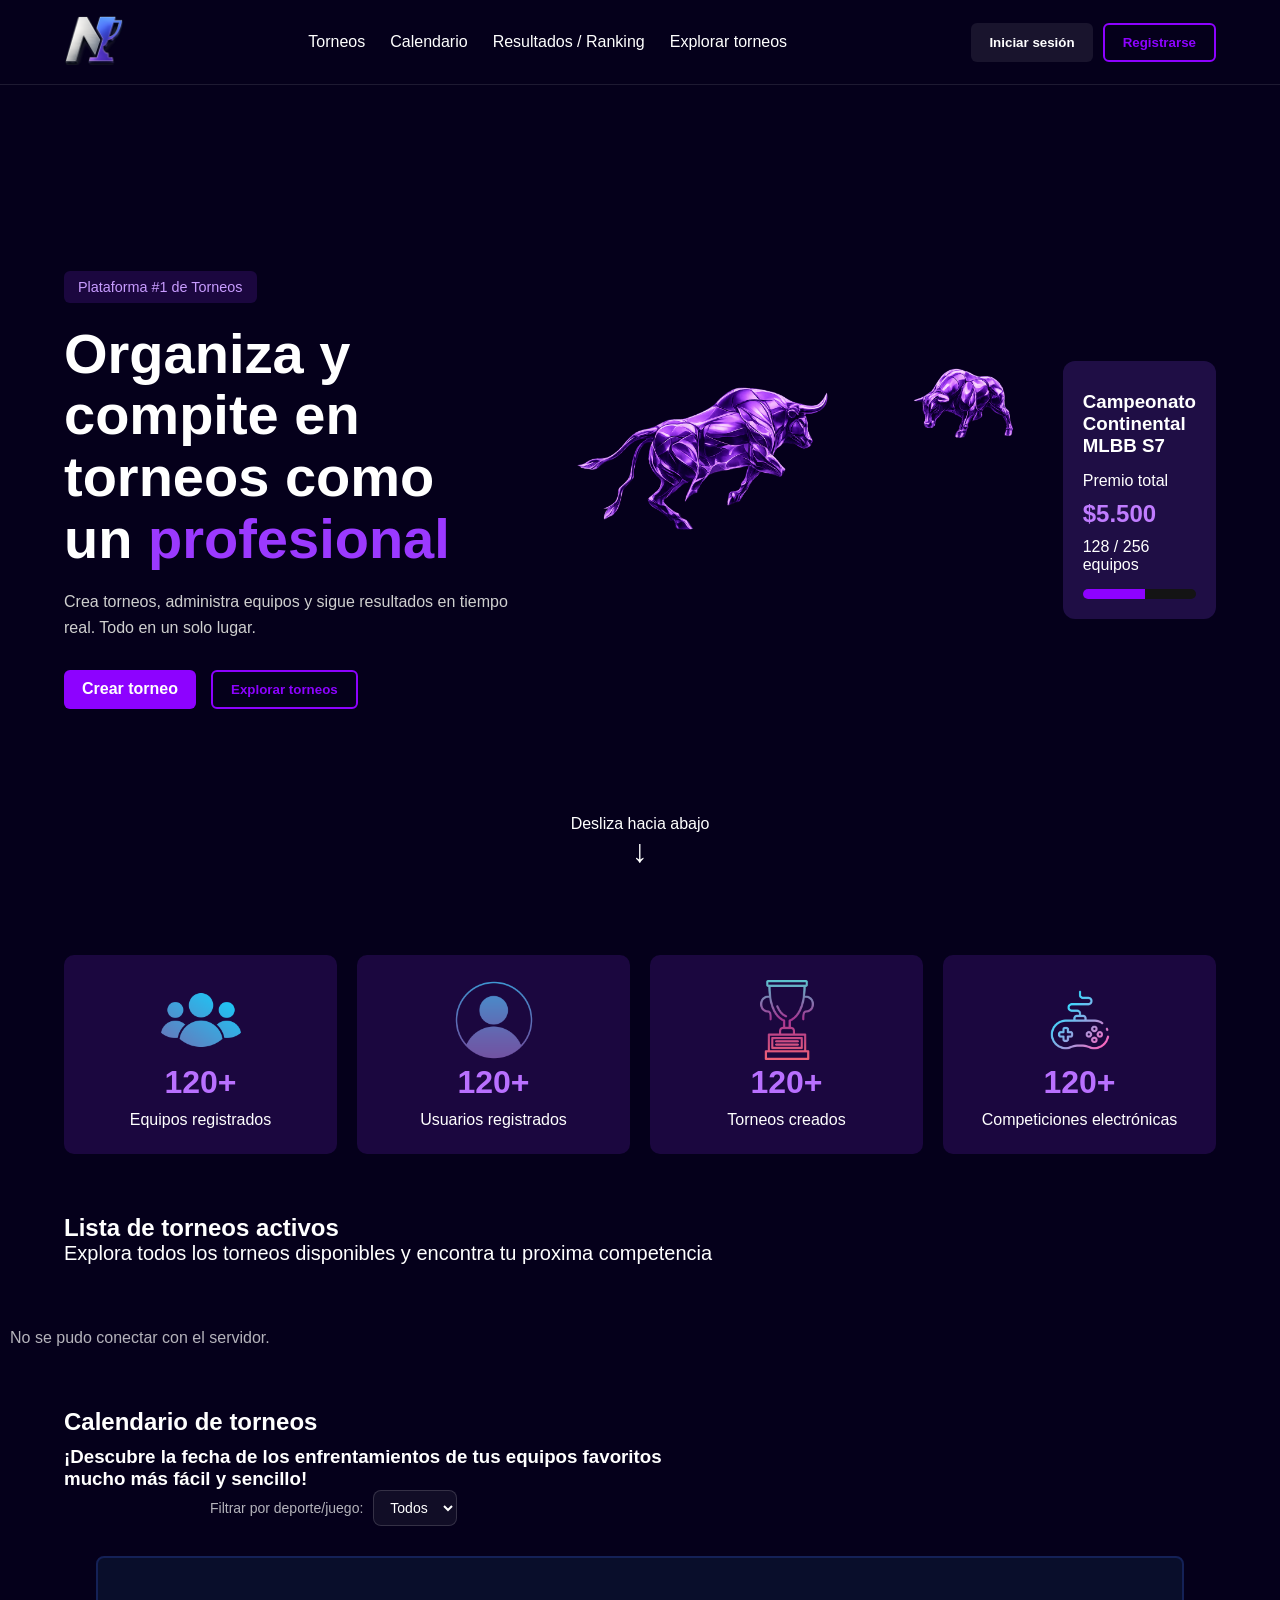
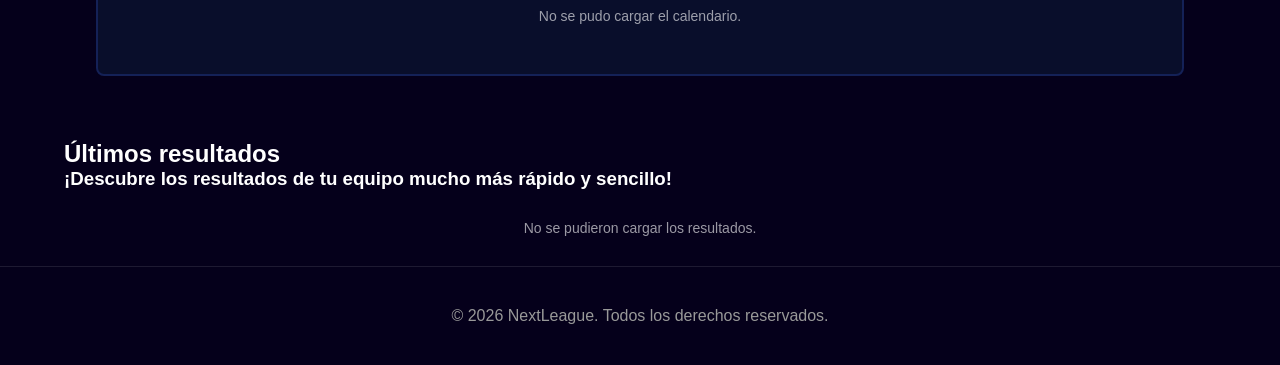
<file: NextLeague/home/index.html>
<!DOCTYPE html>
<html lang="es"><head>
    <meta charset="UTF-8">
    <meta name="viewport" content="width=device-width, initial-scale=1.0">
    <title>NextLeague</title>
    <link rel="stylesheet" href="style.css">
</head>
<body>
 
            
    <!-- BARRA DE NAVEGACIÓN -->
    <nav class="navbar">

        <div class="container navbar-content">

            <!-- Logotipo -->
           <div class="logo-container">
                <img src="../logo/logoproyeco.png" alt="Logo NextLeague">
            </div>
            <button class="btn-openmenu" id="btnopenmenu"> <img src="../iconos/menu.png" alt="menu" class="openmenu"></button>
            <!-- Enlaces de navegación -->
            <div class="nav-links" id="nav">
                <button class="btn-closemenu" id="close"><img src="../iconos/closemenu.png" alt="menu" class="closemenu"></button>
                <a href="#tournament">Torneos</a>
                <a href="#calender">Calendario</a>
                <a href="#ranking">Resultados / Ranking</a>
                <a href="../torneos/explorar.html">Explorar torneos</a>
            </div>
            <!-- Botones de autenticación -->
             <div id="authArea" class="auth-buttons"></div>
        </div>

    </nav>

    <!-- CONTENIDO PRINCIPAL -->
    <main>

        <!-- SECCIÓN PRINCIPAL (HERO) -->
        <section class="hero-section">

            <div class="container hero-content">

                <!-- Texto e introducción -->
                <div class="hero-text">

                    <span class="hero-badge">
                        Plataforma #1 de Torneos
                    </span>

                    <h1>
                        Organiza y compite en torneos como un
                        <span class="highlight-text">profesional</span>
                    </h1>

                    <p>
                        Crea torneos, administra equipos y sigue resultados
                        en tiempo real. Todo en un solo lugar.
                    </p>

                    <div class="hero-buttons">
                        <a href="../createtournament/createtournament.html" id="createTournamentButton" class="btn btn-primary">Crear torneo</a>
                        <button id="exploreTournamentsButton" class="btn btn-outline">Explorar torneos</button>
                    </div>

                </div>

                <!-- Imagen principal decorativa -->
                <div class="hero-image-container">
                    <img src="../iconos/toros.png" alt="Toros decorativos" class="hero-image">
                </div>

                <!-- Tarjeta de torneo activo -->
                <div id="activeTournamentCard" class="tournament-card">

                    <h3 id="activeTournamentName">
                        Campeonato Continental MLBB S7
                    </h3>

                    <p>Premio total</p>

                    <h2 id="prizePool">$5.500</h2>

                    <p id="registeredTeams">128 / 256 equipos</p>

                    <div class="progress-bar" role="progressbar" aria-valuenow="55" aria-valuemin="0" aria-valuemax="100">
                        <div class="progress-fill" style="width: 55%;"></div>
                    </div>

                </div>

            </div>

            <!-- Indicador de desplazamiento -->
            <a href="#statistics" class="scroll-indicator">
                <span>Desliza hacia abajo</span>
                <div class="scroll-arrow">↓</div>
            </a>

        </section>

        <!-- SECCIÓN DE ESTADÍSTICAS -->
        <section id="statistics" class="stats-section">

            <div class="container stats-grid">

                <div class="stat-card">
                     <img src="../iconos/group.png" alt="group" class="icon"/>
                    <h3 id="teamsCount">120+</h3>
                    <p>Equipos registrados</p>
                </div>

                <div class="stat-card">
                     <img src="../iconos/profile.png" alt="profile" class="icon"/>
                    <h3 id="usersCount">120+</h3>
                    <p>Usuarios registrados</p>
                </div>

                <div class="stat-card">
                     <img src="../iconos/trophy.png" alt="trofeo" class="icon"/>
                    <h3 id="tournamentsCount">120+</h3>
                    <p>Torneos creados</p>
                </div>

                <div class="stat-card">
                    <img src="../iconos/videogame.png" alt="videogame" class="icon"/>
                    <h3 id="competitionsCount">120+</h3>
                    <p>Competiciones electrónicas</p>
                </div>

            </div>

        </section>
          <!-- SECCIÓN DE LISTA DE TORNEOS ACTIVOS-->

        <section id="tournament" class="list-tournament-section">
                <!-- Texto e introducción -->
                    <h1 style="margin-left: 4rem;">
                        Lista de torneos activos
                    </h1>
                    <p style="font-size: 20px; margin-bottom: 5%; margin-left: 4rem;">
                        Explora todos los  torneos disponibles  y encontra tu proxima competencia
                    </p>

                <div class="container-listactive-tournament-content" id="listaTorneos">
                    <p style="opacity:.7;">Cargando torneos...</p>
                </div>
        </section>
        <!-- SECCION CALENDARIO-->

     <section id="calender" class="calendary-secction">
        <div class="container-title">
            <h1 style="font-width: bold; margin-top: 5%; margin-bottom: 10px;" > Calendario de torneos</h1>
            <h3>¡Descubre la fecha de los enfrentamientos de tus equipos favoritos</h3>
            <h3>mucho más fácil y sencillo!</h3>
        </div>

        <div class="filtro-deporte-wrapper">
            <label for="filtroDeporteHome">Filtrar por deporte/juego:</label>
            <select id="filtroDeporteHome">
                <option value="">Todos</option>
            </select>
        </div>

         <div class="container--calendary" id="calendarioProximos">
            <p class="estado-vacio">Cargando calendario...</p>
        </div>

        </section>


        <!-- SECCIÓN DE TABLA DE RESULTADOS-->
        <section id="ranking" class="results-section">
            <div class="container results-content">
                <div>
                    <h1>Últimos resultados</h1>
                <h3>¡Descubre los resultados de tu equipo mucho más rápido y sencillo!</h3>
                </div>

                <div id="resultadosRecientes" class="lista-resultados-home">
                    <p class="estado-vacio">Cargando resultados...</p>
                </div>
            </div>
        </section>
   </main>

    <!-- PIE DE PÁGINA -->
    <footer class="footer">
        <div class="container">
            <p>© 2026 NextLeague. Todos los derechos reservados.</p>
        </div>
    </footer>

    <script src="js/main.js"></script>
    <script src="../shared/auth-ui.js"></script>
    <script src="torneos-home.js"></script>



</body></html>
</file>
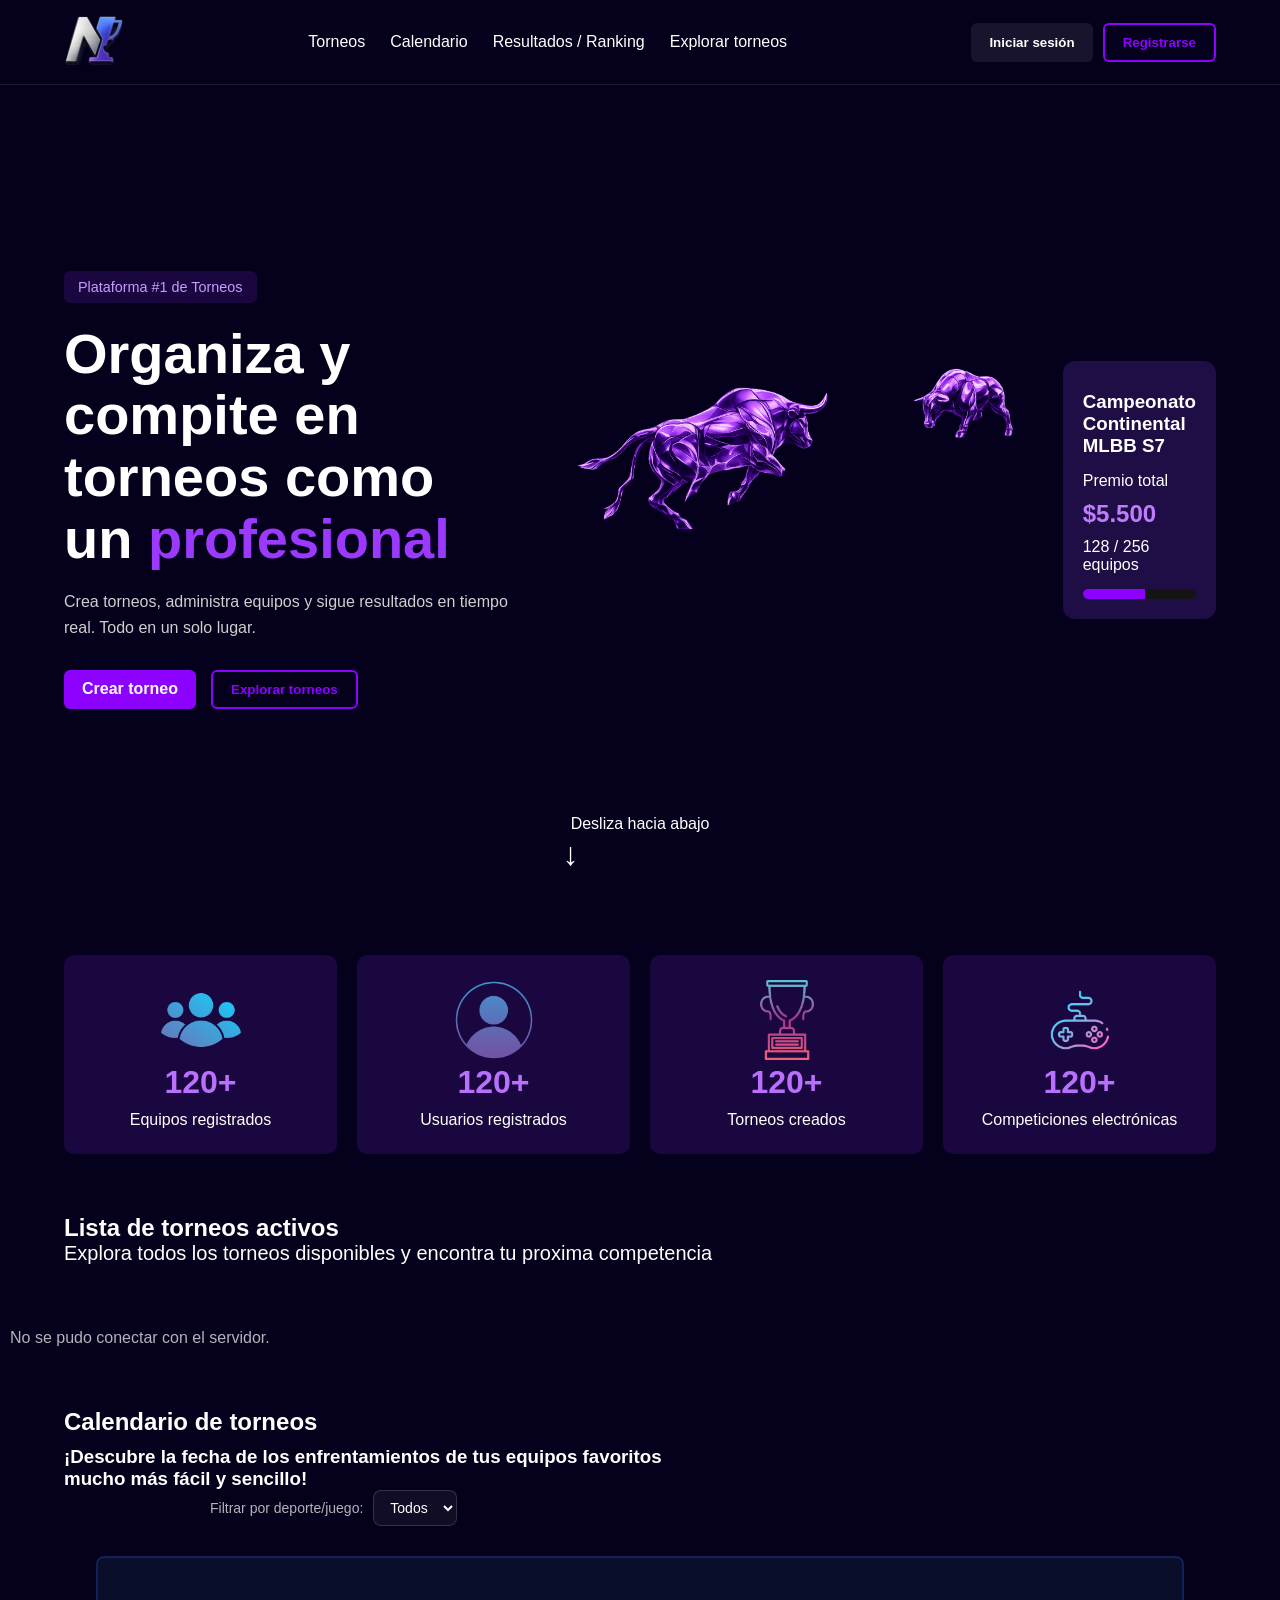
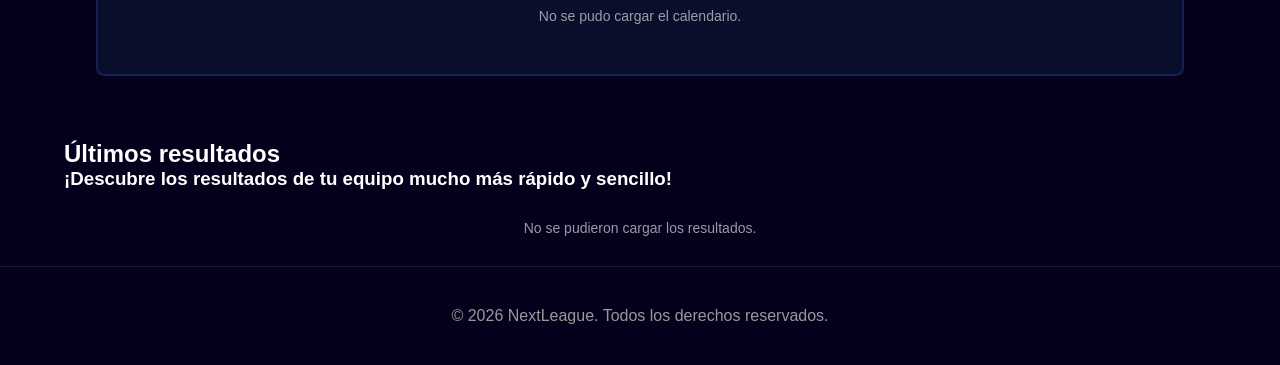
<file: NextLeague/admin/admin.html>
<!DOCTYPE html>
<html lang="es">
<head>
    <meta charset="UTF-8">
    <meta name="viewport" content="width=device-width, initial-scale=1.0">
    <title>Panel de administración - NextLeague</title>
    <link rel="stylesheet" href="admin.css">
</head>
<body>

    <nav class="navbar">
        <div class="navbar-content">
            <a href="../home/index.html" class="logo-link">
                <img src="../logo/logoproyeco.png" alt="Logo NextLeague" class="logo">
            </a>
            <div id="authArea" class="auth-buttons"></div>
        </div>
    </nav>

    <main class="main-content">
        <h1>Panel de administración</h1>

        <div id="alertMessage" class="alert hidden"></div>

        <div class="tabs">
            <button class="tab activo" data-tab="usuarios">Usuarios</button>
            <button class="tab" data-tab="torneos">Torneos</button>
            <button class="tab" data-tab="auditoria">Registro de actividad</button>
        </div>

        <section id="panelUsuarios" class="panel-tab">
            <div id="listaUsuarios"><p class="estado-vacio">Cargando...</p></div>
        </section>

        <section id="panelTorneos" class="panel-tab hidden">
            <div id="listaTorneosAdmin"><p class="estado-vacio">Cargando...</p></div>
        </section>

        <section id="panelAuditoria" class="panel-tab hidden">
            <div id="listaAuditoria"><p class="estado-vacio">Cargando...</p></div>
        </section>
    </main>

    <script src="../shared/auth-ui.js"></script>
    <script src="admin.js"></script>
</body>
</html>
</file>
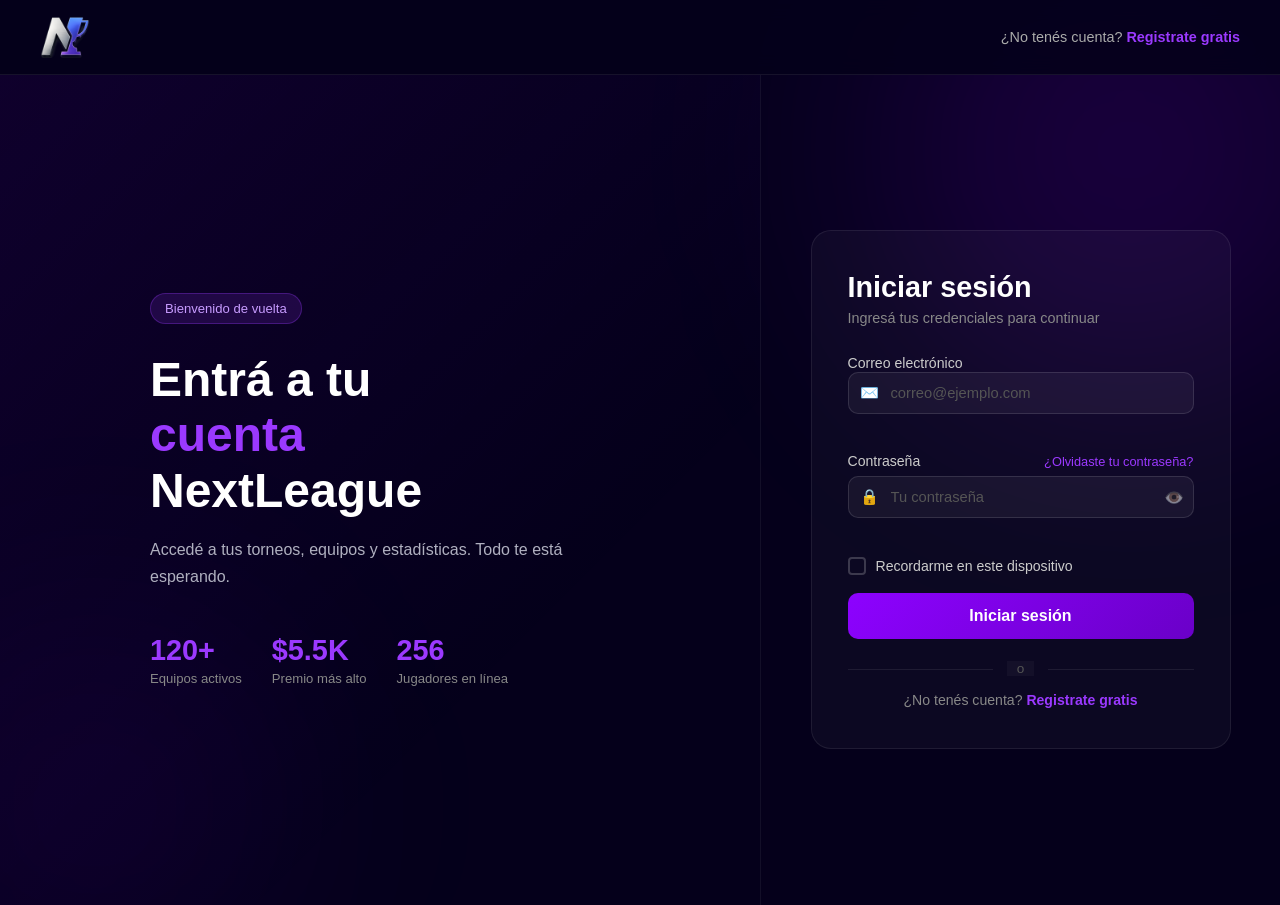
<file: NextLeague/createtournament/createtournament.html>
<!DOCTYPE html>
<html lang="en">
       
<head>
    <meta charset="UTF-8">
    <meta name="viewport" content="width=device-width, initial-scale=1.0">
    <title>Crear torneo</title>
     <link rel="stylesheet" href="createtournament.css">
</head>
 

<body>
    <nav class="navbar">

        <div class="container navbar-content">

            <!-- Logotipo -->
           <div class="logo-container">
                <img src="../logo/logoproyeco.png" alt="NextLeague tournament management platform logo">
            </div>
            <div id="authArea" class="auth-buttons"></div>
    </nav>

    <main>
      <!-- no sé que poner-->    
        <section  id= "createtournament" class="description">
            <div>
                    <h1 >
                       Crear nuevo torneo
                    </h1>
                    <p style="font-size: 25px;">Completa la información para crear torneo</p>
                </div>
        </section>

        <section id="forms" class ="forms">
            
                <div id="alertMessage" class="alert hidden"></div>
                <form id="tournamentForm" class="tournament-form">
                <!------ COLUMNA IZQUIERDA DEL FORM-->
                    <div class="form-left">
                    <label for="tournamentName">Nombre del torneo:</label>
                    <input type="text" id="tournamentName" name="tournamentName" required>

                    <label for="id_juego">Juego / disciplina:</label>
                    <select id="id_juego" name="id_juego" required>
                        <option value="">Cargando juegos...</option>
                    </select>

                    <label for="tournamentType">Tipo de torneo:</label>
                    <select id="tournamentType" name="tournamentType" required>
                        <option value="">Seleccioná un formato</option>
                        <option value="liga">Liga (todos contra todos)</option>
                        <option value="eliminacion_directa">Eliminación directa</option>
                        <option value="sistema_suizo">Sistema suizo</option>
                    </select>

                    <label for="teams">Numero de equipos:</label>
                    <input type="number" id="teams" name="teams" min="2" required>
                    </div>
                    <!------ COLUMNA CENTRAL DEL FORM-->
                    <div class="form-center">

                    <!-- Subir logo: se corrigió el id, ahora coincide con su label -->
                    <!-- accept="image/*" para que solo se puedan elegir imágenes -->
                    <label for="subir-imagen">
                        <span>Subir logo</span>
                        <img src="../iconos/camera.png" alt="logo upload" class="upload-icon">
                    </label>
                    <input type="file" id="subir-imagen" name="subir-imagen" accept="image/*" hidden required>
                    <!-- Aquí el script.js mete la vista previa y el botón de eliminar -->
                    <div class="upload-preview" id="preview-subir-imagen"></div>

                    <!-- Subir reglas: solo acepta PDF -->
                    <label for="subir-reglas">
                        <span>Subir reglas</span>
                        <img src="../iconos/folder.png" alt="image upload" class="upload-icon">
                    </label>
                    <input type="file" id="subir-reglas" name="subir-reglas" accept="application/pdf" hidden required>
                    <div class="upload-preview" id="preview-subir-reglas"></div>

                    </div>
                    <!------ COLUMNA DERECHA DEL FORM-->
                    <div class="form-right">
                    <label for="award">Premio total:</label>
                    <div class="premio-con-moneda">
                        <input type="number" id="award" name="award" min="0" step="0.01" required>
                        <select id="moneda" name="moneda">
                            <option value="UYU">UYU ($)</option>
                            <option value="USD">USD (US$)</option>
                        </select>
                    </div>

                    <label for="startDate">Fecha de inicio:</label>
                    <input type="date" id="startDate" name="startDate" required>

                    <label for="endDate">Fecha de finalización:</label>
                    <input type="date" id="endDate" name="endDate" required>

                    <label for="description">Descripción:</label>
                    <textarea id="description" name="description" rows="4" required></textarea>
                    </div>
                    <!----Boton de enviar-->
                    <button type="submit" id="submitBtn">
                        <span id="btnText">Crear torneo</span>
                        <span id="btnLoader" class="btn-loader hidden"></span>
                    </button>
                </form>
            

        </section>
    
    </main>

    <script src="script.js"></script>
    <script src="../shared/auth-ui.js"></script>
    <script src="crear-torneo.js"></script>
</body>
</html>
</file>
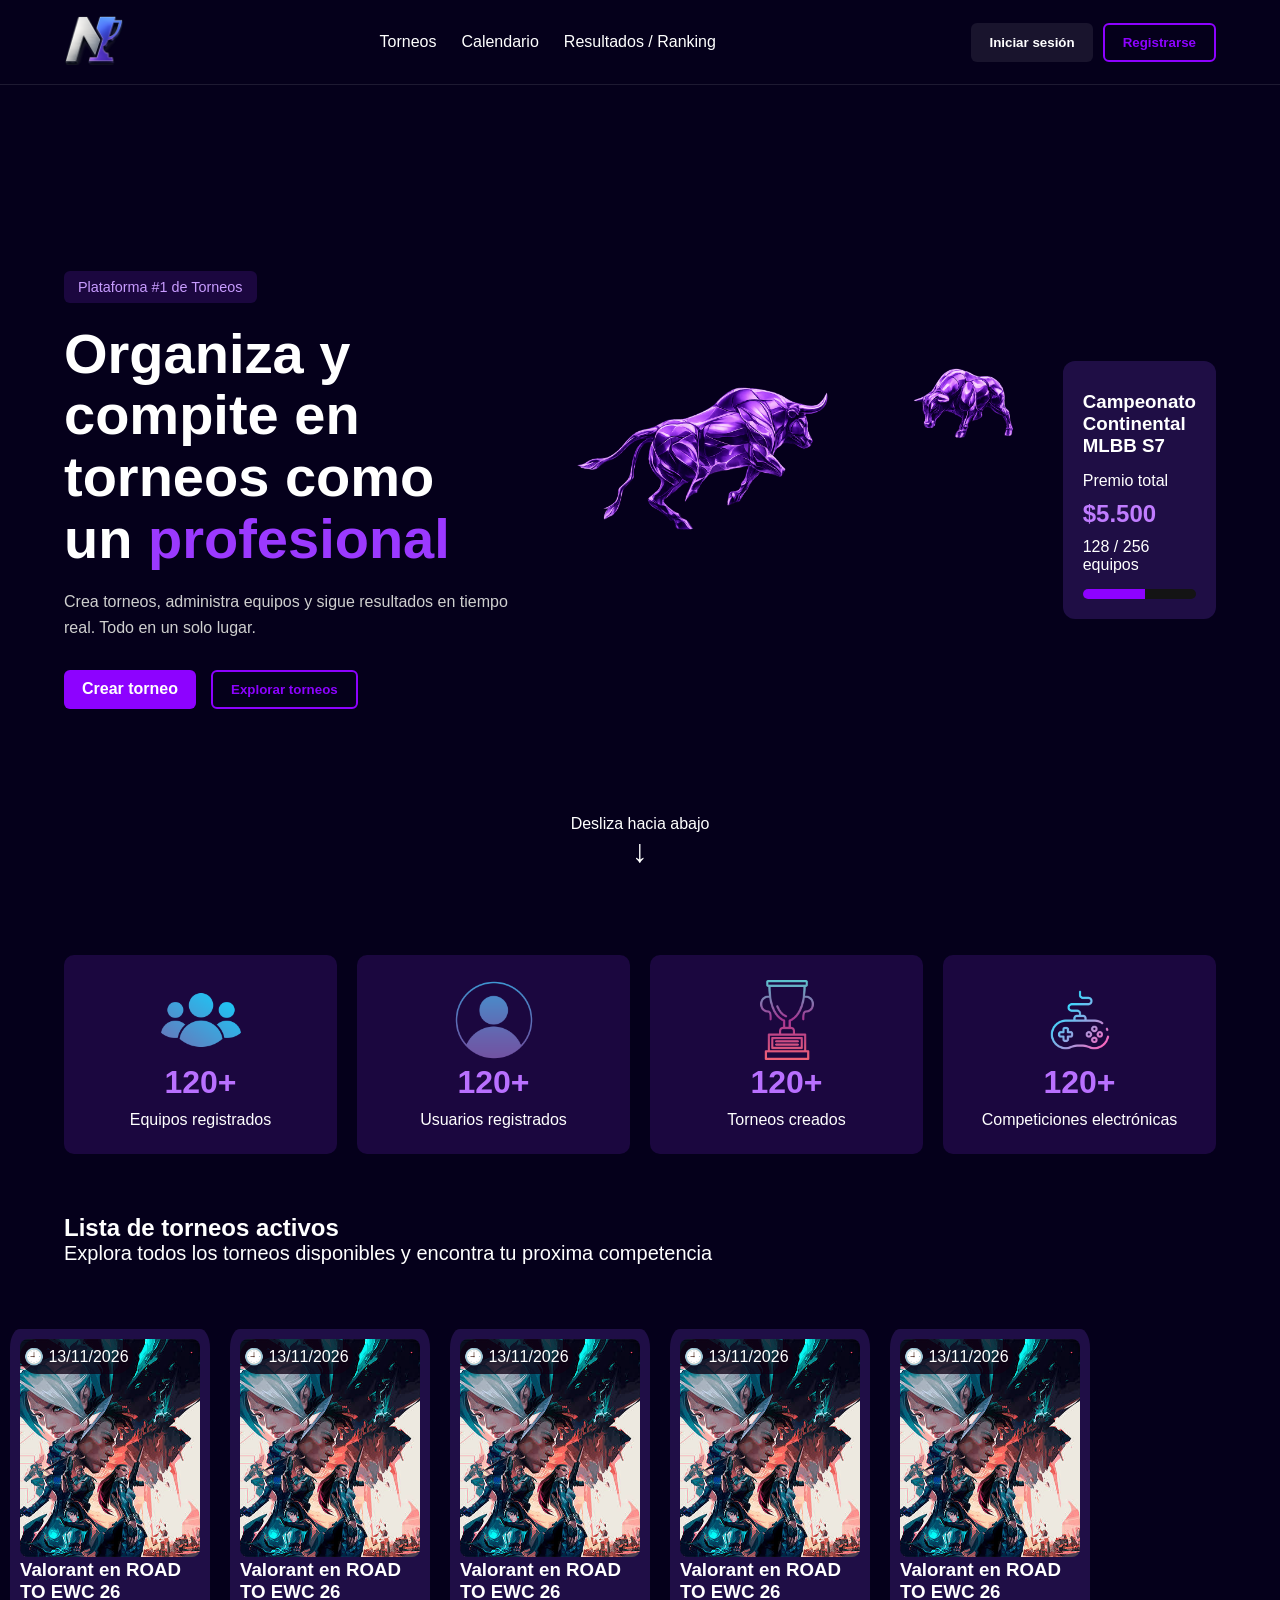
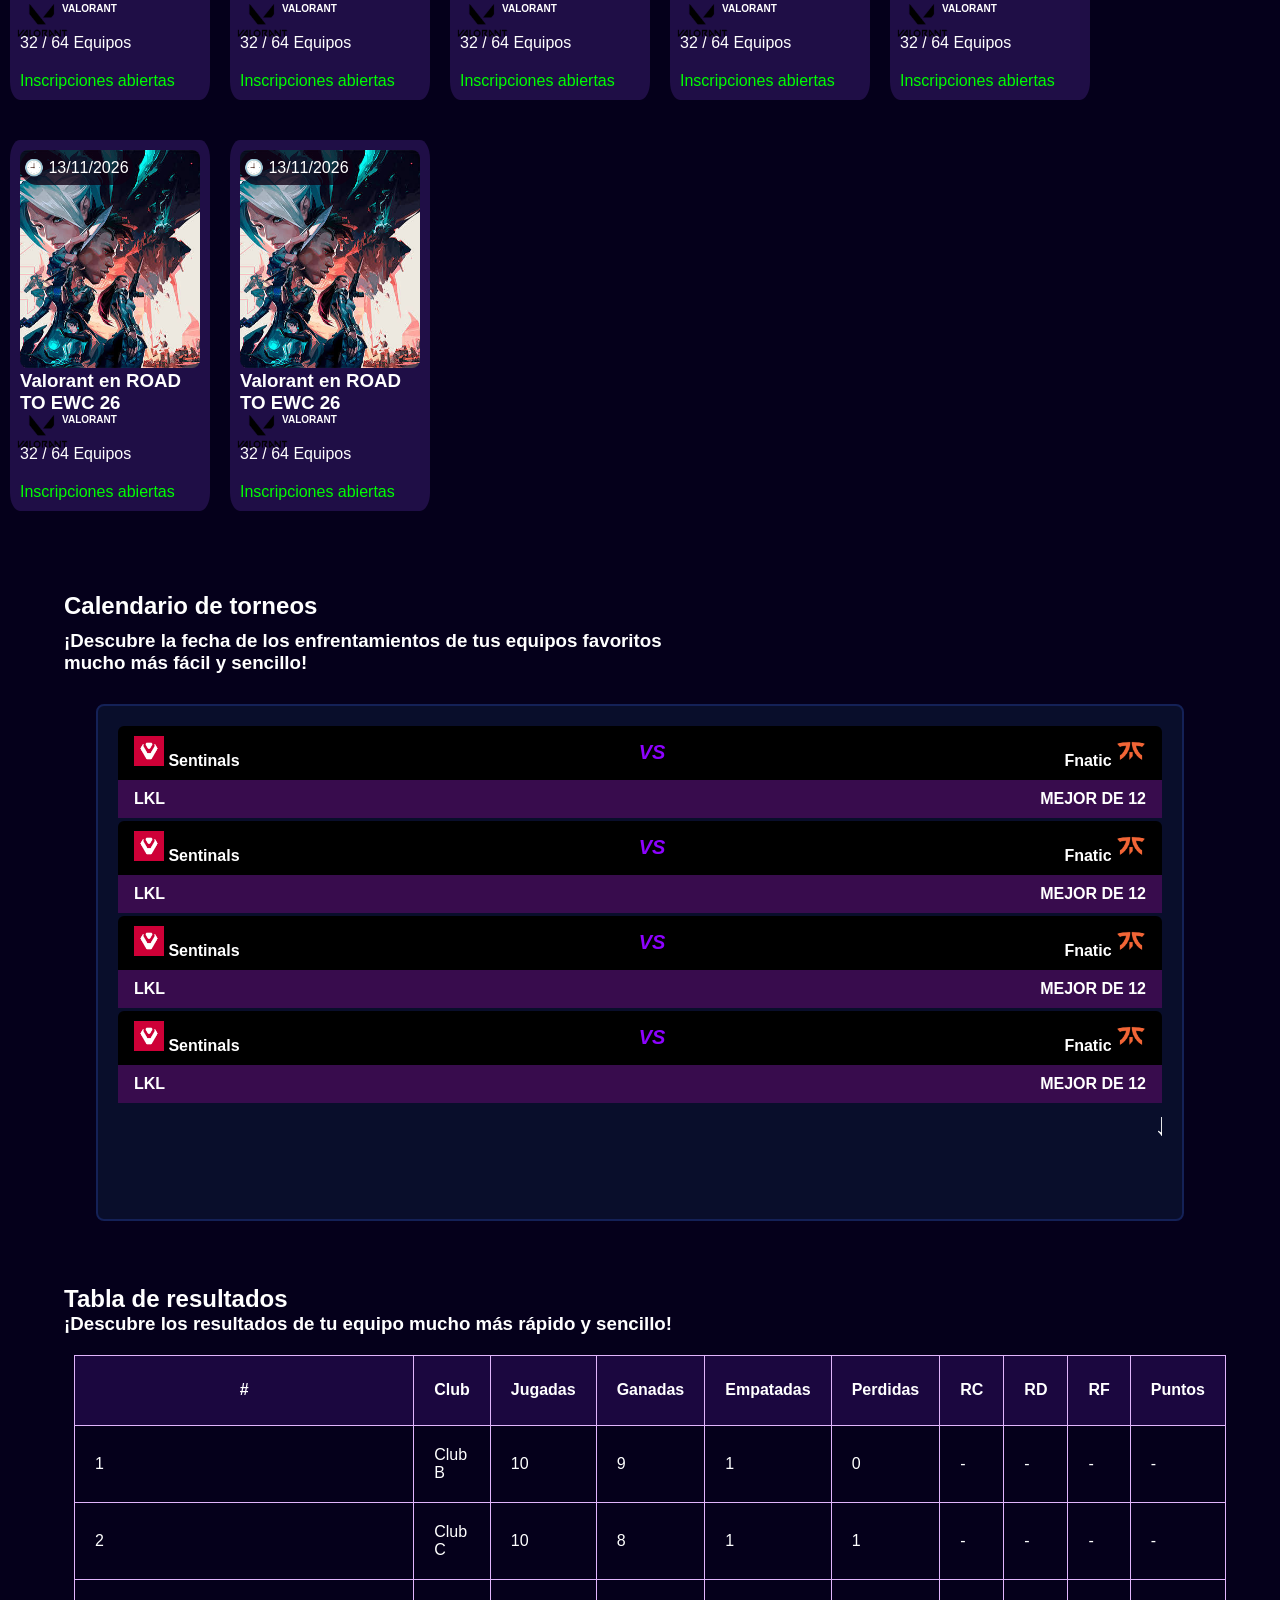
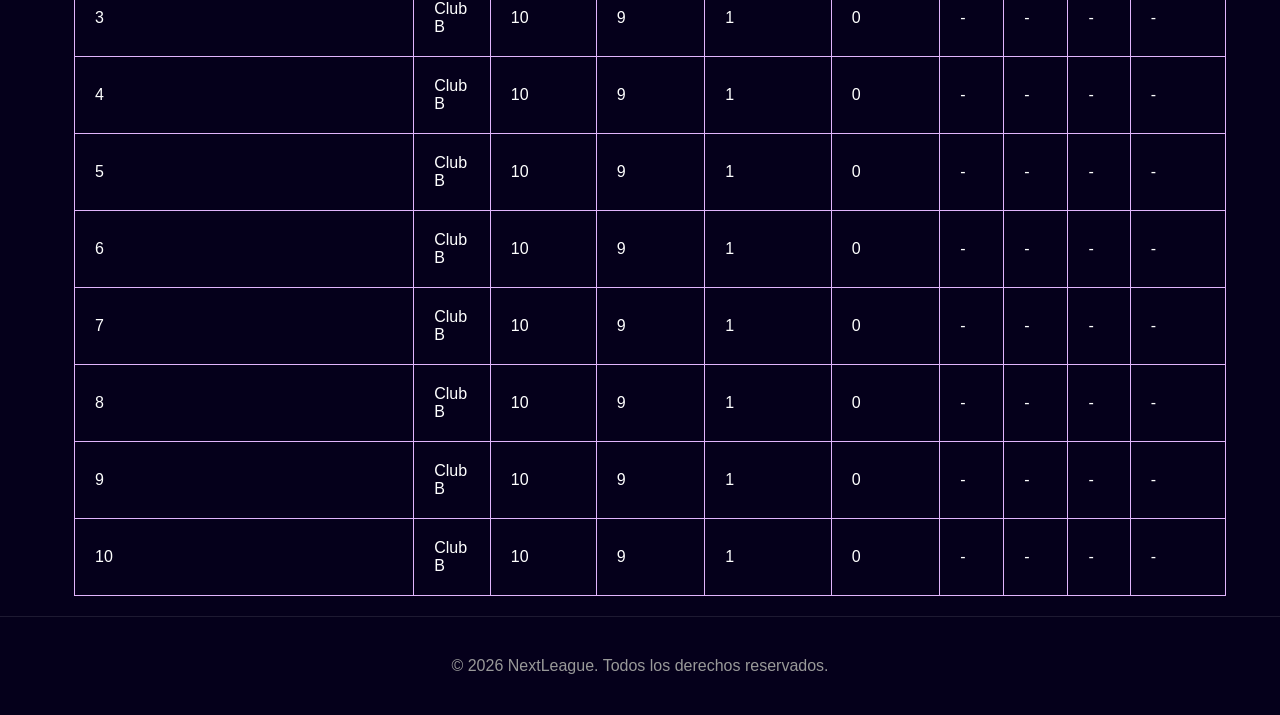
<file: NextLeague/home/index (2).html>
<!DOCTYPE html>
<html lang="es"><head>
    <meta charset="UTF-8">
    <meta name="viewport" content="width=device-width, initial-scale=1.0">
    <title>NextLeague</title>
    <link rel="stylesheet" href="style.css">
</head>

<body>
 
            
    <!-- BARRA DE NAVEGACIÓN -->
    <nav class="navbar">

        <div class="container navbar-content">

            <!-- Logotipo -->
           <div class="logo-container">
                <img src="../logo/logoproyeco.png" alt="Logo NextLeague">
            </div>
            <button class="btn-openmenu" id="btnopenmenu"> <img src="../iconos/menu.png" alt="menu" class="openmenu"></button>
            <!-- Enlaces de navegación -->
            <div class="nav-links" id="nav">
                <button class="btn-closemenu" id="close"><img src="../iconos/closemenu.png" alt="menu" class="closemenu"></button>
                <a href="#tournament">Torneos</a>
                <a href="#calender">Calendario</a>
                <a href="#ranking">Resultados / Ranking</a>
                
            </div>

            <!-- Botones de autenticación -->
            
             <div class="auth-buttons">
                <button id="loginButton" class="btn btn-secondary" onclick="window.location.href='login.html'">Iniciar sesión</button>
                <button id="registerButton" class="btn btn-outline" onclick="window.location.href='../register/register.html'">Registrarse</button>
            </div>
        </div>

    </nav>

    <!-- CONTENIDO PRINCIPAL -->
    <main>

        <!-- SECCIÓN PRINCIPAL (HERO) -->
        <section class="hero-section">

            <div class="container hero-content">

                <!-- Texto e introducción -->
                <div class="hero-text">

                    <span class="hero-badge">
                        Plataforma #1 de Torneos
                    </span>

                    <h1>
                        Organiza y compite en torneos como un
                        <span class="highlight-text">profesional</span>
                    </h1>

                    <p>
                        Crea torneos, administra equipos y sigue resultados
                        en tiempo real. Todo en un solo lugar.
                    </p>

                    <div class="hero-buttons">
                        <a href="../createtournament/createtournament.html" id="createTournamentButton" class="btn btn-primary">Crear torneo</a>
                        <button id="exploreTournamentsButton" class="btn btn-outline">Explorar torneos</button>
                    </div>

                </div>

                <!-- Imagen principal decorativa -->
                <div class="hero-image-container">
                    <img src="../iconos/toros.png" alt="Toros decorativos" class="hero-image">
                </div>

                <!-- Tarjeta de torneo activo -->
                <div id="activeTournamentCard" class="tournament-card">

                    <h3 id="activeTournamentName">
                        Campeonato Continental MLBB S7
                    </h3>

                    <p>Premio total</p>

                    <h2 id="prizePool">$5.500</h2>

                    <p id="registeredTeams">128 / 256 equipos</p>

                    <div class="progress-bar" role="progressbar" aria-valuenow="55" aria-valuemin="0" aria-valuemax="100">
                        <div class="progress-fill" style="width: 55%;"></div>
                    </div>

                </div>

            </div>

            <!-- Indicador de desplazamiento -->
            <a href="#statistics" class="scroll-indicator">
                <span>Desliza hacia abajo</span>
                <div class="scroll-arrow">↓</div>
            </a>

        </section>

        <!-- SECCIÓN DE ESTADÍSTICAS -->
        <section id="statistics" class="stats-section">

            <div class="container stats-grid">

                <div class="stat-card">
                     <img src="../iconos/group.png" alt="group" class="icon"/>
                    <h3 id="teamsCount">120+</h3>
                    <p>Equipos registrados</p>
                </div>

                <div class="stat-card">
                     <img src="../iconos/profile.png" alt="profile" class="icon"/>
                    <h3 id="usersCount">120+</h3>
                    <p>Usuarios registrados</p>
                </div>

                <div class="stat-card">
                     <img src="../iconos/trophy.png" alt="trofeo" class="icon"/>
                    <h3 id="tournamentsCount">120+</h3>
                    <p>Torneos creados</p>
                </div>

                <div class="stat-card">
                    <img src="../iconos/videogame.png" alt="videogame" class="icon"/>
                    <h3 id="competitionsCount">120+</h3>
                    <p>Competiciones electrónicas</p>
                </div>

            </div>

        </section>
          <!-- SECCIÓN DE LISTA DE TORNEOS ACTIVOS-->

        <section id="tournament" class="list-tournament-section">
                <!-- Texto e introducción -->
                    <h1 style="margin-left: 4rem;">
                        Lista de torneos activos
                    </h1>
                    <p style="font-size: 20px; margin-bottom: 5%; margin-left: 4rem;">
                        Explora todos los  torneos disponibles  y encontra tu proxima competencia
                    </p>

                <div class="container-listactive-tournament-content">
                    <div id="" class="cardtournment">
                        <div class="cardtournment-dateecard"> 🕘 13/11/2026</div>

                        <div class="cardtournment-image-container">

                            <img src="../iconos/images.jpg" alt="images" class="cardtournment-image">
                        </div>
                       
                        <div class="cardtournment-text">
                            <h3 id="statetournment">
                              Valorant en ROAD TO EWC 26
                            </h3>
                          
                               
                            <p class="typeofgame">  <img src="../iconos/valorantlogo.png" alt="valorant" class="logovalorant">VALORANT</p>
                            </div>
                            
                            <p id="totalTeams" e=""> 32 / 64 Equipos</p>

                         <div id="inscriptionStatus" class="tournament-status open">
                           <a href="#" class="btn-link">Inscripciones abiertas</a> 
                        </div>
 
                        
                    </div>

                    <div id="" class="cardtournment">
                        <div class="cardtournment-dateecard"> 🕘 13/11/2026</div>

                        <div class="cardtournment-image-container">

                            <img src="../iconos/images.jpg" alt="images" class="cardtournment-image">
                        </div>
                       
                        <div class="cardtournment-text">
                            <h3 id="statetournment">
                              Valorant en ROAD TO EWC 26
                            </h3>
                          
                               
                            <p class="typeofgame">  <img src="../iconos/valorantlogo.png" alt="valorant" class="logovalorant">VALORANT</p>
                            </div>
                            
                            <p id="totalTeams"> 32 / 64 Equipos</p>

                         <div id="inscriptionStatus" class="tournament-status open">
                           <a href="#" class="btn-link">Inscripciones abiertas</a> 
                        </div>
                    </div>

                     <div id="" class="cardtournment">
                        <div class="cardtournment-dateecard"> 🕘 13/11/2026</div>

                        <div class="cardtournment-image-container">

                            <img src="../iconos/images.jpg" alt="images" class="cardtournment-image">
                        </div>
                       
                        <div class="cardtournment-text">
                            <h3 id="statetournment">
                              Valorant en ROAD TO EWC 26
                            </h3>
                          
                               
                            <p class="typeofgame">  <img src="../iconos/valorantlogo.png" alt="valorant" class="logovalorant">VALORANT</p>
                            </div>
                            
                            <p id="totalTeams"> 32 / 64 Equipos</p>

                         <div id="inscriptionStatus" class="tournament-status open">
                           <a href="#" class="btn-link">Inscripciones abiertas</a> 
                        </div>
                    </div>

                     <div id="" class="cardtournment">
                        <div class="cardtournment-dateecard"> 🕘 13/11/2026</div>

                        <div class="cardtournment-image-container">

                            <img src="../iconos/images.jpg" alt="images" class="cardtournment-image">
                        </div>
                       
                        <div class="cardtournment-text">
                            <h3 id="statetournment">
                              Valorant en ROAD TO EWC 26
                            </h3>
                          
                               
                            <p class="typeofgame">  <img src="../iconos/valorantlogo.png" alt="valorant" class="logovalorant">VALORANT</p>
                            </div>
                            
                            <p id="totalTeams"> 32 / 64 Equipos</p>

                         <div id="inscriptionStatus" class="tournament-status open">
                           <a href="#" class="btn-link">Inscripciones abiertas</a> 
                        </div>
                    </div>

                    <div id="" class="cardtournment">
                        <div class="cardtournment-dateecard"> 🕘 13/11/2026</div>

                        <div class="cardtournment-image-container">

                            <img src="../iconos/images.jpg" alt="images" class="cardtournment-image">
                        </div>
                       
                        <div class="cardtournment-text">
                            <h3 id="statetournment">
                              Valorant en ROAD TO EWC 26
                            </h3>
                          
                               
                            <p class="typeofgame">  <img src="../iconos/valorantlogo.png" alt="valorant" class="logovalorant">VALORANT</p>
                            </div>
                            
                            <p id="totalTeams"> 32 / 64 Equipos</p>

                         <div id="inscriptionStatus" class="tournament-status open">
                           <a href="#" class="btn-link">Inscripciones abiertas</a> 
                        </div>
                    </div>
                    <div id="" class="cardtournment">
                        <div class="cardtournment-dateecard"> 🕘 13/11/2026</div>

                        <div class="cardtournment-image-container">

                            <img src="../iconos/images.jpg" alt="images" class="cardtournment-image">
                        </div>
                       
                        <div class="cardtournment-text">
                            <h3 id="statetournment">
                              Valorant en ROAD TO EWC 26
                            </h3>
                          
                               
                            <p class="typeofgame">  <img src="../iconos/valorantlogo.png" alt="valorant" class="logovalorant">VALORANT</p>
                            </div>
                            
                            <p id="totalTeams"> 32 / 64 Equipos</p>

                         <div id="inscriptionStatus" class="tournament-status open">
                           <a href="#" class="btn-link">Inscripciones abiertas</a> 
                        </div>
                    </div>
                    <div id="" class="cardtournment">
                        <div class="cardtournment-dateecard"> 🕘 13/11/2026</div>

                        <div class="cardtournment-image-container">

                            <img src="../iconos/images.jpg" alt="images" class="cardtournment-image">
                        </div>
                       
                        <div class="cardtournment-text">
                            <h3 id="statetournment">
                              Valorant en ROAD TO EWC 26
                            </h3>
                          
                               
                            <p class="typeofgame">  <img src="../iconos/valorantlogo.png" alt="valorant" class="logovalorant">VALORANT</p>
                            </div>
                            
                            <p id="totalTeams"> 32 / 64 Equipos</p>

                         <div id="inscriptionStatus" class="tournament-status open">
                           <a href="#" class="btn-link">Inscripciones abiertas</a> 
                        </div>
                    </div>
                        
            </div>
        </section>
        <!-- SECCION CALENDARIO-->

     <section id="calender" class="calendary-secction">
        <div class="container-title">
            <h1 style="font-width: bold; margin-top: 5%; margin-bottom: 10px;" > Calendario de torneos</h1>
            <h3>¡Descubre la fecha de los enfrentamientos de tus equipos favoritos</h3>
            <h3>mucho más fácil y sencillo!</h3>
        </div>
        
         <div class="container--calendary">

            <div class="calendary-card">
                <div class="fila">
                    <div class="first-team">
             <span class="logo-rojo"><img src="../iconos/sentinels.png" alt="sentinels" class="first"></span> Sentinals
            </div>
            <div class="versus">VS</div>
            <div class="scnd-team">
                Fnatic <span class="logo-naranja"><img src="../iconos/fnatic-logo-png_seeklogo-384281.png" alt="fnatic" class="first"></span>
             </div>
    </div>
        <div class="description">
         <div class="league">LKL</div>
         <div class="stadistics">MEJOR DE 12</div>
         
        </div>
         <div class="calendary-card">
                <div class="fila">
                    <div class="first-team">
             <span class="logo-rojo"><img src="../iconos/sentinels.png" alt="sentinels" class="first"></span> Sentinals
            </div>
            <div class="versus">VS</div>
            <div class="scnd-team">
                Fnatic <span class="logo-naranja"><img src="../iconos/fnatic-logo-png_seeklogo-384281.png" alt="fnatic" class="first"></span>
             </div>
    </div>
        <div class="description">
         <div class="league">LKL</div>
         <div class="stadistics">MEJOR DE 12</div>
         
        </div>

         <div class="calendary-card">
                <div class="fila">
                    <div class="first-team">
             <span class="logo-rojo"><img src="../iconos/sentinels.png" alt="sentinels" class="first"></span> Sentinals
            </div>
            <div class="versus">VS</div>
            <div class="scnd-team">
                Fnatic <span class="logo-naranja"><img src="../iconos/fnatic-logo-png_seeklogo-384281.png" alt="fnatic" class="first"></span>
             </div>
    </div>
        <div class="description">
         <div class="league">LKL</div>
         <div class="stadistics">MEJOR DE 12</div>
         
        </div>

         <div class="calendary-card">
                <div class="fila">
                    <div class="first-team">
             <span class="logo-rojo"><img src="../iconos/sentinels.png" alt="sentinels" class="first"></span> Sentinals
            </div>
            <div class="versus">VS</div>
            <div class="scnd-team">
                Fnatic <span class="logo-naranja"><img src="../iconos/fnatic-logo-png_seeklogo-384281.png" alt="fnatic" class="first"></span>
             </div>
    </div>
        <div class="description">
         <div class="league">LKL</div>
         <div class="stadistics">MEJOR DE 12</div>
         
        </div>
        <a href="#ranking" class="scroll">

                <div class="scrolling-arrow">↓</div>
            </a>
            </div>


        </div>




        </section>


        <!-- SECCIÓN DE TABLA DE RESULTADOS-->
        <section id="ranking" class="results-section">
            <div class="container results-content">
                <div>
                    <h1>Tabla de resultados</h1>
                <h3>¡Descubre los resultados de tu equipo mucho más rápido y sencillo!</h3>
                </div>
                
                <table class="results-table">
                    <thead>
                        <tr>
                            <th>#</th>
                            <th>Club</th>
                            <th>Jugadas</th>
                            <th>Ganadas</th>
                            <th>Empatadas</th>
                            <th>Perdidas</th>
                            <th class="hashtag">RC</th>
                            <th class="hashtag">RD</th>
                            <th class="hashtag">RF</th>
                            <th>Puntos</th>
                        </tr>
                    </thead>
                    <tbody>
                        <tr>
                            <td>1</td>
                            <td>Club B</td>
                            <td>10</td>
                            <td>9</td>
                            <td>1</td>
                            <td>0</td>
                            <td class="hashtag">-</td>
                            <td class="hashtag">-</td>
                            <td class="hashtag">-</td>
                            <td>-</td>
                        </tr>
                        <tr>
                            <td>2</td>
                            <td>Club C</td>
                            <td>10</td>
                            <td>8</td>
                            <td>1</td>
                            <td>1</td>
                            <td class="hashtag">-</td>
                            <td class="hashtag">-</td>
                            <td class="hashtag">-</td>
                            <td>-</td>
                        </tr>
                        <tr>
                            <td>3</td>
                            <td>Club B</td>
                            <td>10</td>
                            <td>9</td>
                            <td>1</td>
                            <td>0</td>
                            <td class="hashtag">-</td>
                            <td class="hashtag">-</td>
                            <td class="hashtag">-</td>
                            <td>-</td>
                        </tr>
                        <tr>
                            <td>4</td>
                            <td>Club B</td>
                            <td>10</td>
                            <td>9</td>
                            <td>1</td>
                            <td>0</td>
                            <td class="hashtag">-</td>
                            <td class="hashtag">-</td>
                            <td class="hashtag">-</td>
                            <td>-</td>
                        </tr>
                        <tr>
                            <td>5</td>
                            <td>Club B</td>
                            <td>10</td>
                            <td>9</td>
                            <td>1</td>
                            <td>0</td>
                            <td class="hashtag">-</td>
                            <td class="hashtag">-</td>
                            <td class="hashtag">-</td>
                            <td>-</td>
                        </tr>
                        <tr>
                            <td>6</td>
                            <td>Club B</td>
                            <td>10</td>
                            <td>9</td>
                            <td>1</td>
                            <td>0</td>
                            <td class="hashtag">-</td>
                            <td class="hashtag">-</td>
                            <td class="hashtag">-</td>
                            <td>-</td>
                        </tr>
                        <tr>
                            <td>7</td>
                            <td>Club B</td>
                            <td>10</td>
                            <td>9</td>
                            <td>1</td>
                            <td>0</td>
                            <td class="hashtag">-</td>
                            <td class="hashtag">-</td>
                            <td class="hashtag">-</td>
                            <td>-</td>
                        </tr>
                        <tr>
                            <td>8</td>
                            <td>Club B</td>
                            <td>10</td>
                            <td>9</td>
                            <td>1</td>
                            <td>0</td>
                            <td class="hashtag">-</td>
                            <td class="hashtag">-</td>
                            <td class="hashtag">-</td>
                            <td>-</td>
                        </tr>
                        <tr>
                            <td>9</td>
                            <td>Club B</td>
                            <td>10</td>
                            <td>9</td>
                            <td>1</td>
                            <td>0</td>
                            <td class="hashtag">-</td>
                            <td class="hashtag">-</td>
                            <td class="hashtag">-</td>
                            <td>-</td>
                        </tr>
                        <tr>
                            <td>10</td>
                            <td>Club B</td>
                            <td>10</td>
                            <td>9</td>
                            <td>1</td>
                            <td>0</td>
                            <td class="hashtag">-</td>
                            <td class="hashtag">-</td>
                            <td class="hashtag">-</td>
                            <td>-</td>
                        </tr>
                    </tbody>
                </table>


            </div>
        </section>
   </main>

    <!-- PIE DE PÁGINA -->
    <footer class="footer">
        <div class="container">
            <p>© 2026 NextLeague. Todos los derechos reservados.</p>
        </div>
    </footer>

    <script src="js/main.js"></script>



</body></html>
</file>
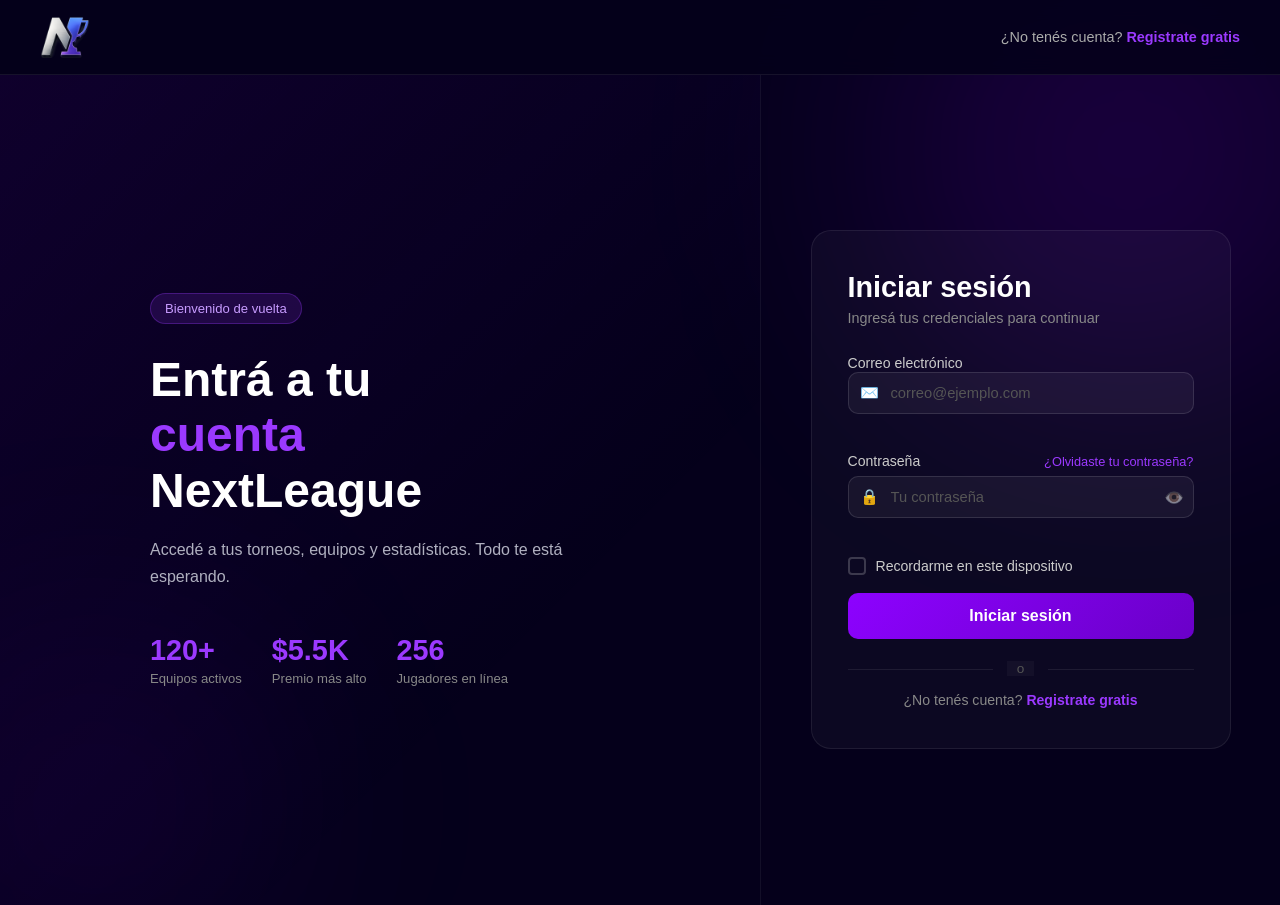
<file: NextLeague/home/login.html>
<!DOCTYPE html>
<html lang="es">
<head>
    <meta charset="UTF-8">
    <meta name="viewport" content="width=device-width, initial-scale=1.0">
    <title>Iniciar sesión - NextLeague</title>
    <link rel="stylesheet" href="login.css">
</head>
<body>

    <!-- FONDOS DECORATIVOS -->
    <div class="bg-glow bg-glow-1"></div>
    <div class="bg-glow bg-glow-2"></div>

    <!-- NAVBAR -->
    <nav class="navbar">
        <div class="navbar-content">
            <a href="index.html" class="logo-link">
                <img src="../logo/logoproyeco.png" alt="Logo NextLeague" class="logo">
            </a>
            <span class="nav-label">¿No tenés cuenta? <a href="../register/register.html">Registrate gratis</a></span>
        </div>
    </nav>

    <!-- CONTENIDO PRINCIPAL -->
    <main class="main-content">

        <!-- PANEL IZQUIERDO - INFO -->
        <div class="info-panel">
            <div class="info-inner">
                <div class="badge">Bienvenido de vuelta</div>
                <h1>Entrá a tu<br><span class="highlight">cuenta</span><br>NextLeague</h1>
                <p>Accedé a tus torneos, equipos y estadísticas. Todo te está esperando.</p>

                <div class="stats-preview">
                    <div class="stat-item">
                        <span class="stat-number">120+</span>
                        <span class="stat-desc">Equipos activos</span>
                    </div>
                    <div class="stat-item">
                        <span class="stat-number">$5.5K</span>
                        <span class="stat-desc">Premio más alto</span>
                    </div>
                    <div class="stat-item">
                        <span class="stat-number">256</span>
                        <span class="stat-desc">Jugadores en línea</span>
                    </div>
                </div>
            </div>
        </div>

        <!-- PANEL DERECHO - FORMULARIO -->
        <div class="form-panel">
            <div class="form-card">
                <h2>Iniciar sesión</h2>
                <p class="form-subtitle">Ingresá tus credenciales para continuar</p>

                <div id="alertMessage" class="alert hidden"></div>

                <form id="loginForm" novalidate>

                    <!-- Email -->
                    <div class="form-group">
                        <label for="email">Correo electrónico</label>
                        <div class="input-wrapper">
                            <span class="input-icon">✉️</span>
                            <input type="email" id="email" name="email" placeholder="correo@ejemplo.com" autocomplete="email" required>
                        </div>
                        <span class="field-error" id="emailError"></span>
                    </div>

                    <!-- Contraseña -->
                    <div class="form-group">
                        <div class="label-row">
                            <label for="password">Contraseña</label>
                            <a href="recuperar.html" class="forgot-link">¿Olvidaste tu contraseña?</a>
                        </div>
                        <div class="input-wrapper">
                            <span class="input-icon">🔒</span>
                            <input type="password" id="password" name="password" placeholder="Tu contraseña" required>
                            <button type="button" class="toggle-password" onclick="togglePassword()">👁️</button>
                        </div>
                        <span class="field-error" id="passwordError"></span>
                    </div>

                    <!-- Recordarme -->
                    <div class="form-group checkbox-group">
                        <label class="checkbox-label">
                            <input type="checkbox" id="rememberMe">
                            <span class="checkmark"></span>
                            Recordarme en este dispositivo
                        </label>
                    </div>

                    <button type="submit" class="btn-submit" id="submitBtn">
                        <span id="btnText">Iniciar sesión</span>
                        <span id="btnLoader" class="btn-loader hidden"></span>
                    </button>

                </form>

                <div class="divider"><span>o</span></div>

                <p class="register-link">¿No tenés cuenta? <a href="../register/register.html">Registrate gratis</a></p>
            </div>
        </div>

    </main>

    <script src="../shared/auth-ui.js"></script>
    <script>
        nextleagueObtenerSesion().then(d => { if (d.logueado) window.location.href = 'index.html'; });
    </script>
    <script src="login.js"></script>
</body>
</html>
</file>
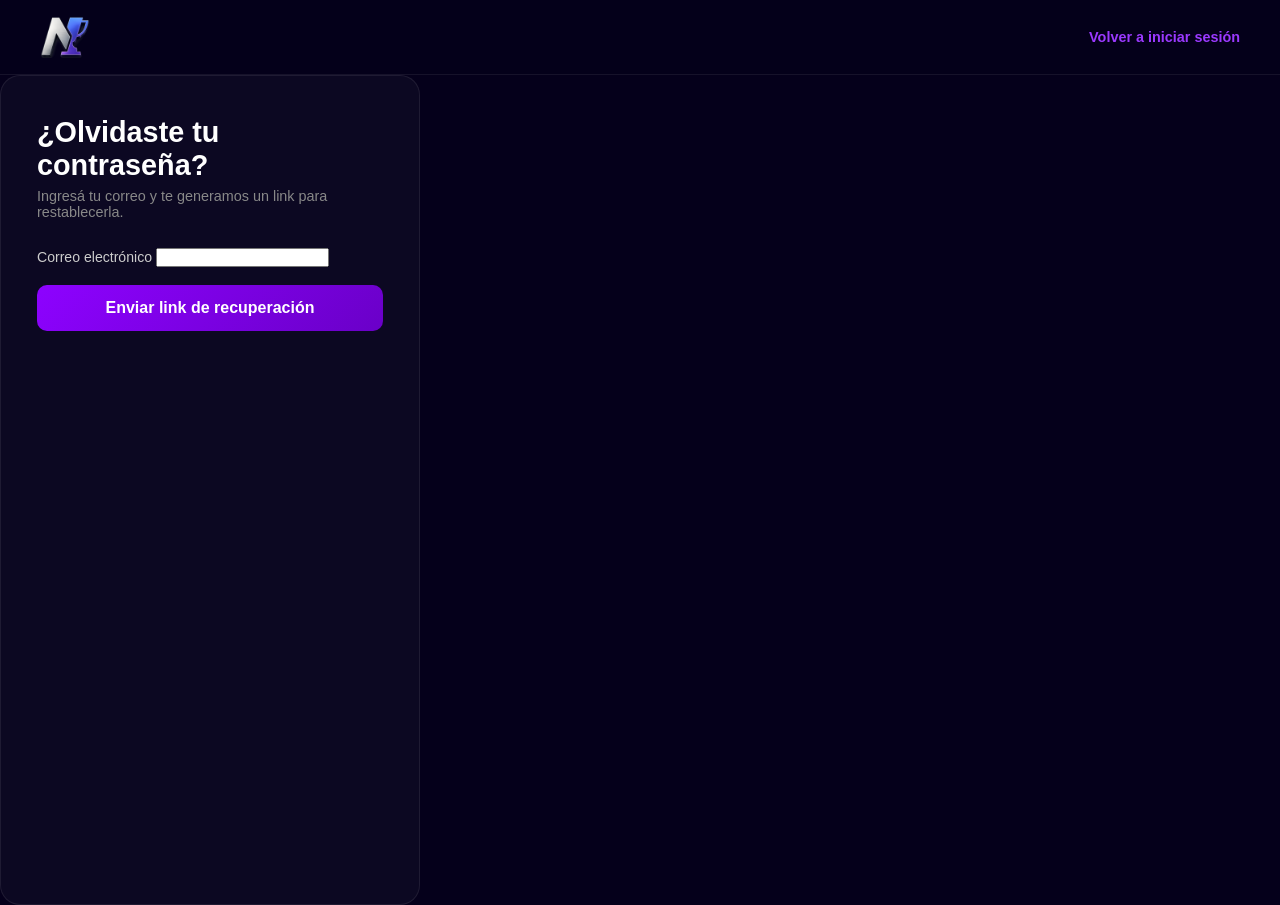
<file: NextLeague/home/recuperar.html>
<!DOCTYPE html>
<html lang="es">
<head>
    <meta charset="UTF-8">
    <meta name="viewport" content="width=device-width, initial-scale=1.0">
    <title>Recuperar contraseña - NextLeague</title>
    <link rel="stylesheet" href="login.css">
</head>
<body>
    <nav class="navbar">
        <div class="navbar-content">
            <a href="index.html" class="logo-link"><img src="../logo/logoproyeco.png" class="logo" alt=""></a>
            <span class="nav-label"><a href="login.html">Volver a iniciar sesión</a></span>
        </div>
    </nav>

    <main class="main-content">
        <div class="form-card">
            <h2>¿Olvidaste tu contraseña?</h2>
            <p class="form-subtitle">Ingresá tu correo y te generamos un link para restablecerla.</p>

            <div id="alertMessage" class="alert hidden"></div>

            <div id="linkDemo" class="alert hidden" style="word-break: break-all;"></div>

            <form id="recuperarForm" novalidate>
                <div class="form-group">
                    <label for="email">Correo electrónico</label>
                    <input type="email" id="email" name="email" required>
                </div>
                <button type="submit" class="btn-submit" id="submitBtn">
                    <span id="btnText">Enviar link de recuperación</span>
                    <span id="btnLoader" class="btn-loader hidden"></span>
                </button>
            </form>
        </div>
    </main>

    <script>
        const form = document.getElementById('recuperarForm');
        const alertMessage = document.getElementById('alertMessage');
        const linkDemo = document.getElementById('linkDemo');
        const submitBtn = document.getElementById('submitBtn');
        const btnText = document.getElementById('btnText');
        const btnLoader = document.getElementById('btnLoader');

        function showAlert(msg, type) {
            alertMessage.textContent = msg;
            alertMessage.className = `alert ${type}`;
            alertMessage.classList.remove('hidden');
        }

        form.addEventListener('submit', async (e) => {
            e.preventDefault();
            submitBtn.disabled = true;
            btnText.classList.add('hidden');
            btnLoader.classList.remove('hidden');
            linkDemo.classList.add('hidden');

            try {
                const res = await fetch('../backend/auth/solicitar_recuperacion.php', {
                    method: 'POST',
                    headers: { 'Content-Type': 'application/json' },
                    body: JSON.stringify({ email: document.getElementById('email').value.trim() })
                });
                const data = await res.json();
                showAlert(data.mensaje, data.exito ? 'success' : 'error');

                if (data.link_demo) {
                    linkDemo.innerHTML = `⚠️ <strong>Solo para la demo</strong> (sin servidor de email configurado): <a href="${data.link_demo}" style="color:#c7b3ff;">${data.link_demo}</a>`;
                    linkDemo.classList.remove('hidden');
                }
            } catch (err) {
                showAlert('No se pudo conectar con el servidor.', 'error');
            } finally {
                submitBtn.disabled = false;
                btnText.classList.remove('hidden');
                btnLoader.classList.add('hidden');
            }
        });
    </script>
</body>
</html>
</file>
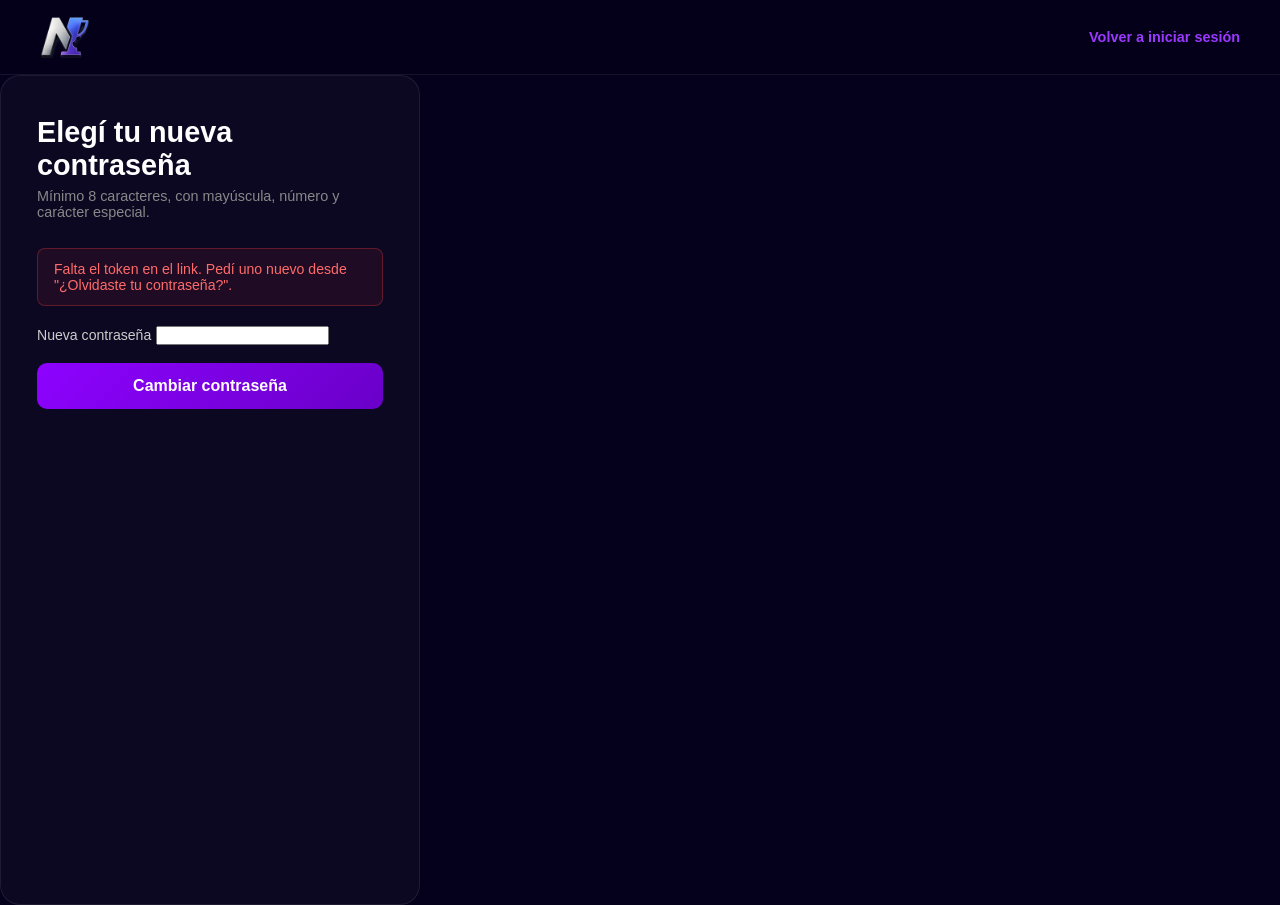
<file: NextLeague/home/restablecer.html>
<!DOCTYPE html>
<html lang="es">
<head>
    <meta charset="UTF-8">
    <meta name="viewport" content="width=device-width, initial-scale=1.0">
    <title>Restablecer contraseña - NextLeague</title>
    <link rel="stylesheet" href="login.css">
</head>
<body>
    <nav class="navbar">
        <div class="navbar-content">
            <a href="index.html" class="logo-link"><img src="../logo/logoproyeco.png" class="logo" alt=""></a>
            <span class="nav-label"><a href="login.html">Volver a iniciar sesión</a></span>
        </div>
    </nav>

    <main class="main-content">
        <div class="form-card">
            <h2>Elegí tu nueva contraseña</h2>
            <p class="form-subtitle">Mínimo 8 caracteres, con mayúscula, número y carácter especial.</p>

            <div id="alertMessage" class="alert hidden"></div>

            <form id="restablecerForm" novalidate>
                <div class="form-group">
                    <label for="password_nueva">Nueva contraseña</label>
                    <input type="password" id="password_nueva" name="password_nueva" required>
                </div>
                <button type="submit" class="btn-submit" id="submitBtn">
                    <span id="btnText">Cambiar contraseña</span>
                    <span id="btnLoader" class="btn-loader hidden"></span>
                </button>
            </form>
        </div>
    </main>

    <script>
        const token = new URLSearchParams(window.location.search).get('token');
        const form = document.getElementById('restablecerForm');
        const alertMessage = document.getElementById('alertMessage');
        const submitBtn = document.getElementById('submitBtn');
        const btnText = document.getElementById('btnText');
        const btnLoader = document.getElementById('btnLoader');

        function showAlert(msg, type) {
            alertMessage.textContent = msg;
            alertMessage.className = `alert ${type}`;
            alertMessage.classList.remove('hidden');
        }

        if (!token) showAlert('Falta el token en el link. Pedí uno nuevo desde "¿Olvidaste tu contraseña?".', 'error');

        form.addEventListener('submit', async (e) => {
            e.preventDefault();
            submitBtn.disabled = true;
            btnText.classList.add('hidden');
            btnLoader.classList.remove('hidden');

            try {
                const res = await fetch('../backend/auth/restablecer_password.php', {
                    method: 'POST',
                    headers: { 'Content-Type': 'application/json' },
                    body: JSON.stringify({ token, password_nueva: document.getElementById('password_nueva').value })
                });
                const data = await res.json();
                showAlert(data.mensaje, data.exito ? 'success' : 'error');
                if (data.exito) setTimeout(() => window.location.href = 'login.html', 1500);
            } catch (err) {
                showAlert('No se pudo conectar con el servidor.', 'error');
            } finally {
                submitBtn.disabled = false;
                btnText.classList.remove('hidden');
                btnLoader.classList.add('hidden');
            }
        });
    </script>
</body>
</html>
</file>
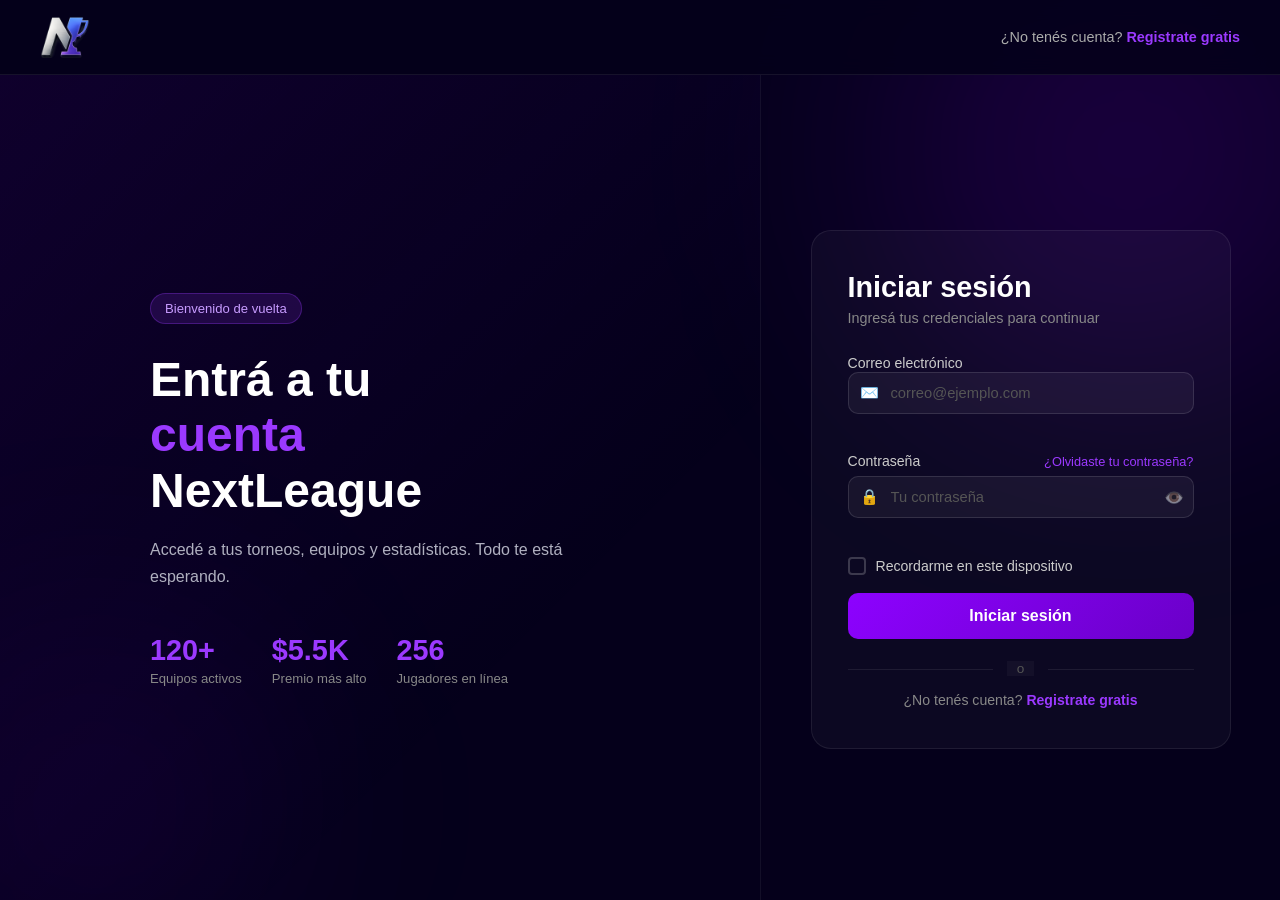
<file: NextLeague/perfil/perfil.html>
<!DOCTYPE html>
<html lang="es">
<head>
    <meta charset="UTF-8">
    <meta name="viewport" content="width=device-width, initial-scale=1.0">
    <title>Mi perfil - NextLeague</title>
    <link rel="stylesheet" href="perfil.css">
</head>
<body>

    <div class="bg-glow bg-glow-1"></div>
    <div class="bg-glow bg-glow-2"></div>

    <nav class="navbar">
        <div class="navbar-content">
            <a href="../home/index.html" class="logo-link">
                <img src="../logo/logoproyeco.png" alt="Logo NextLeague" class="logo">
            </a>
            <div id="authArea" class="auth-buttons"></div>
        </div>
    </nav>

    <main class="main-content">
        <div class="form-card">
            <h2>Mi perfil</h2>
            <p class="form-subtitle">Solo vos podés editar esta información</p>

            <div id="alertMessage" class="alert hidden"></div>

            <!-- FOTO DE PERFIL -->
            <div class="foto-perfil-wrapper">
                <img id="fotoPreview" src="../iconos/profile.png" alt="Foto de perfil" class="foto-perfil">
                <div class="foto-acciones">
                    <label for="inputFoto" class="btn-foto">Cambiar foto</label>
                    <input type="file" id="inputFoto" accept="image/jpeg,image/png,image/webp" hidden>
                    <button type="button" id="btnEliminarFoto" class="btn-foto btn-foto-borrar">Eliminar foto</button>
                </div>
            </div>

            <form id="perfilForm" novalidate>

                <div class="form-group">
                    <label for="nombre_usuario">Nombre de usuario</label>
                    <input type="text" id="nombre_usuario" name="nombre_usuario" required>
                    <span class="field-error" id="nombre_usuarioError"></span>
                </div>

                <div class="form-group">
                    <label for="correo">Correo electrónico</label>
                    <input type="email" id="correo" name="correo" required>
                    <span class="field-error" id="correoError"></span>
                </div>

                <div class="form-group">
                    <label for="biografia">Biografía</label>
                    <textarea id="biografia" name="biografia" rows="3" maxlength="280" placeholder="Contá algo sobre vos (opcional)"></textarea>
                </div>

                <div class="form-group">
                    <label for="password_nueva">Nueva contraseña (opcional)</label>
                    <input type="password" id="password_nueva" name="password_nueva" placeholder="Dejar vacío para no cambiarla">
                    <span class="field-error" id="password_nuevaError"></span>
                </div>

                <button type="submit" class="btn-submit" id="submitBtn">
                    <span id="btnText">Guardar cambios</span>
                    <span id="btnLoader" class="btn-loader hidden"></span>
                </button>

            </form>
        </div>

        <div class="form-card" id="misTorneosCard" style="margin-top:20px;">
            <h2 id="misTorneosTitulo">Mis torneos</h2>
            <div id="misTorneosLista"><p style="opacity:.6;">Cargando...</p></div>
        </div>
    </main>

    <script src="../shared/auth-ui.js"></script>
    <script src="perfil.js"></script>
</body>
</html>
</file>
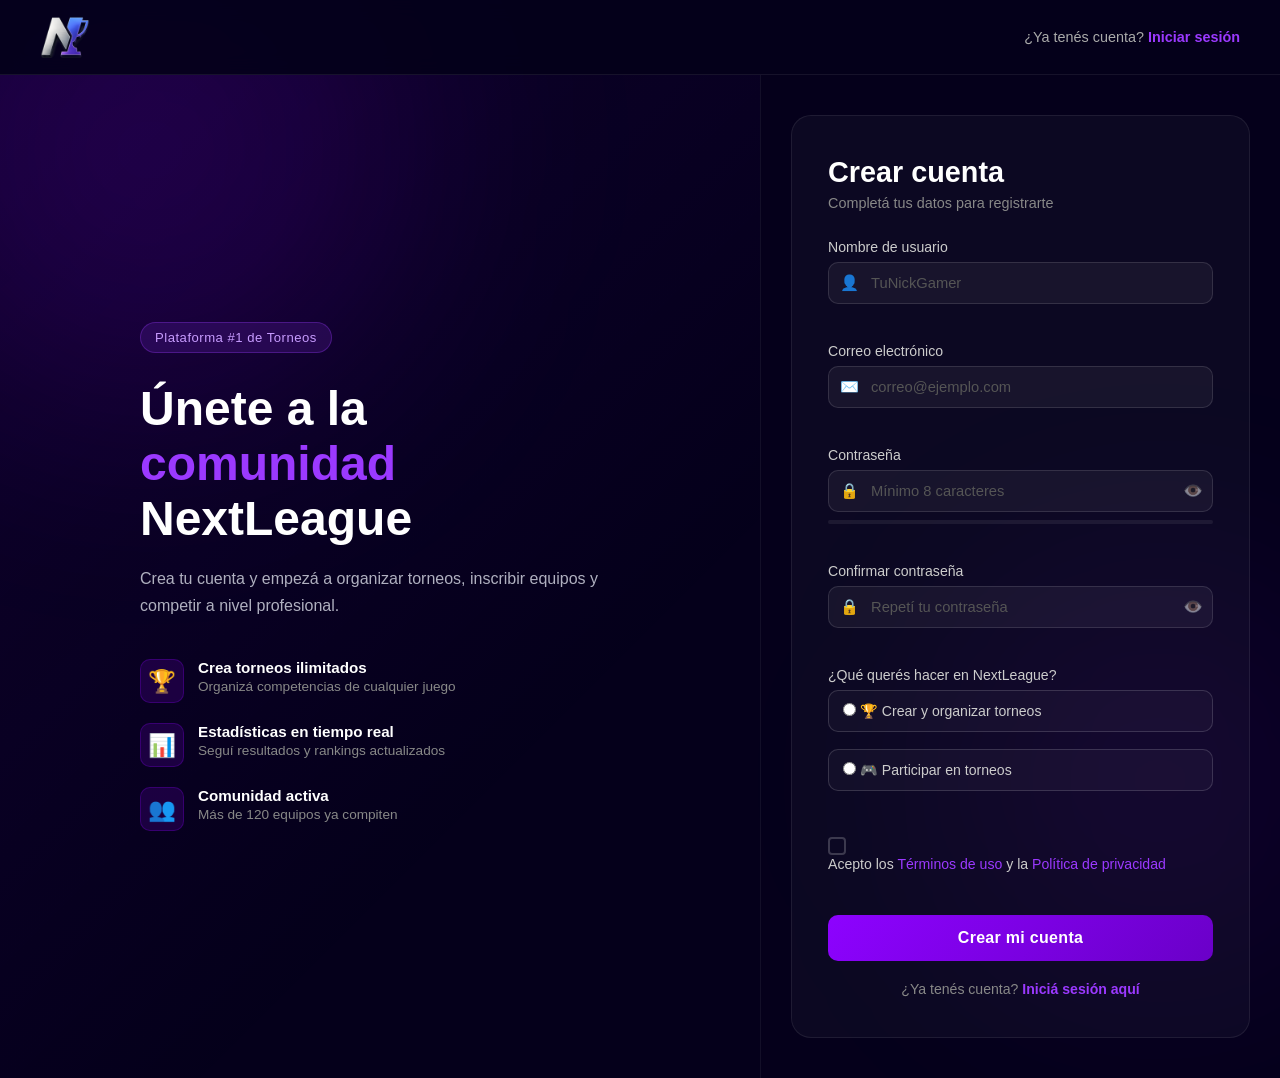
<file: NextLeague/register/register.html>
<!DOCTYPE html>
<html lang="es">
<head>
    <meta charset="UTF-8">
    <meta name="viewport" content="width=device-width, initial-scale=1.0">
    <title>Registrarse - NextLeague</title>
    <link rel="stylesheet" href="register.css">
</head>
<body>

    <!-- FONDO DECORATIVO -->
    <div class="bg-glow bg-glow-1"></div>
    <div class="bg-glow bg-glow-2"></div>

    <!-- NAVBAR -->
    <nav class="navbar">
        <div class="navbar-content">
            <a href="../home/index.html" class="logo-link">
                <img src="../logo/logoproyeco.png" alt="Logo NextLeague" class="logo">
            </a>
            <span class="nav-label">¿Ya tenés cuenta? <a href="../home/login.html">Iniciar sesión</a></span>
        </div>
    </nav>

    <!-- CONTENIDO PRINCIPAL -->
    <main class="main-content">

        <!-- PANEL IZQUIERDO - INFO -->
        <div class="info-panel">
            <div class="info-inner">
                <div class="badge">Plataforma #1 de Torneos</div>
                <h1>Únete a la<br><span class="highlight">comunidad</span><br>NextLeague</h1>
                <p>Crea tu cuenta y empezá a organizar torneos, inscribir equipos y competir a nivel profesional.</p>

                <ul class="features-list">
                    <li>
                        <span class="feature-icon">🏆</span>
                        <div>
                            <strong>Crea torneos ilimitados</strong>
                            <p>Organizá competencias de cualquier juego</p>
                        </div>
                    </li>
                    <li>
                        <span class="feature-icon">📊</span>
                        <div>
                            <strong>Estadísticas en tiempo real</strong>
                            <p>Seguí resultados y rankings actualizados</p>
                        </div>
                    </li>
                    <li>
                        <span class="feature-icon">👥</span>
                        <div>
                            <strong>Comunidad activa</strong>
                            <p>Más de 120 equipos ya compiten</p>
                        </div>
                    </li>
                </ul>
            </div>
        </div>

        <!-- PANEL DERECHO - FORMULARIO -->
        <div class="form-panel">
            <div class="form-card">
                <h2>Crear cuenta</h2>
                <p class="form-subtitle">Completá tus datos para registrarte</p>

                <div id="alertMessage" class="alert hidden"></div>

                <form id="registerForm" novalidate>

                    <!-- Nombre de usuario -->
                    <div class="form-group">
                        <label for="username">Nombre de usuario</label>
                        <div class="input-wrapper">
                            <span class="input-icon">👤</span>
                            <input type="text" id="username" name="username" placeholder="TuNickGamer" autocomplete="off" required>
                        </div>
                        <span class="field-error" id="usernameError"></span>
                    </div>

                    <!-- Email -->
                    <div class="form-group">
                        <label for="email">Correo electrónico</label>
                        <div class="input-wrapper">
                            <span class="input-icon">✉️</span>
                            <input type="email" id="email" name="email" placeholder="correo@ejemplo.com" autocomplete="off" required>
                        </div>
                        <span class="field-error" id="emailError"></span>
                    </div>

                    <!-- Contraseña -->
                    <div class="form-group">
                        <label for="password">Contraseña</label>
                        <div class="input-wrapper">
                            <span class="input-icon">🔒</span>
                            <input type="password" id="password" name="password" placeholder="Mínimo 8 caracteres" required>
                            <button type="button" class="toggle-password" onclick="togglePassword('password', this)">👁️</button>
                        </div>
                        <div class="password-strength" id="strengthBar">
                            <div class="strength-fill" id="strengthFill"></div>
                        </div>
                        <span class="strength-label" id="strengthLabel"></span>
                        <span class="field-error" id="passwordError"></span>
                    </div>

                    <!-- Confirmar contraseña -->
                    <div class="form-group">
                        <label for="confirmPassword">Confirmar contraseña</label>
                        <div class="input-wrapper">
                            <span class="input-icon">🔒</span>
                            <input type="password" id="confirmPassword" name="confirmPassword" placeholder="Repetí tu contraseña" required>
                            <button type="button" class="toggle-password" onclick="togglePassword('confirmPassword', this)">👁️</button>
                        </div>
                        <span class="field-error" id="confirmPasswordError"></span>
                    </div>

                    <!-- Rol (excluyente: o creás torneos, o participás) -->
                    <div class="form-group">
                        <label>¿Qué querés hacer en NextLeague?</label>
                        <div class="rol-opciones">
                            <label class="rol-opcion">
                                <input type="radio" name="rol" value="organizador" required>
                                <span>🏆 Crear y organizar torneos</span>
                            </label>
                            <label class="rol-opcion">
                                <input type="radio" name="rol" value="participante" required>
                                <span>🎮 Participar en torneos</span>
                            </label>
                        </div>
                        <span class="field-error" id="rolError"></span>
                    </div>

                    <!-- Términos -->
                    <div class="form-group checkbox-group">
                        <label class="checkbox-label">
                            <input type="checkbox" id="terms" required>
                            <span class="checkmark"></span>
                            Acepto los <a href="#">Términos de uso</a> y la <a href="#">Política de privacidad</a>
                        </label>
                        <span class="field-error" id="termsError"></span>
                    </div>

                    <button type="submit" class="btn-submit" id="submitBtn">
                        <span id="btnText">Crear mi cuenta</span>
                        <span id="btnLoader" class="btn-loader hidden"></span>
                    </button>

                </form>

                <p class="login-link">¿Ya tenés cuenta? <a href="../home/login.html">Iniciá sesión aquí</a></p>
            </div>
        </div>

    </main>

    <script src="../shared/auth-ui.js"></script>
    <script>
        nextleagueObtenerSesion().then(d => { if (d.logueado) window.location.href = '../home/index.html'; });
    </script>
    <script src="register.js"></script>
</body>
</html>
</file>
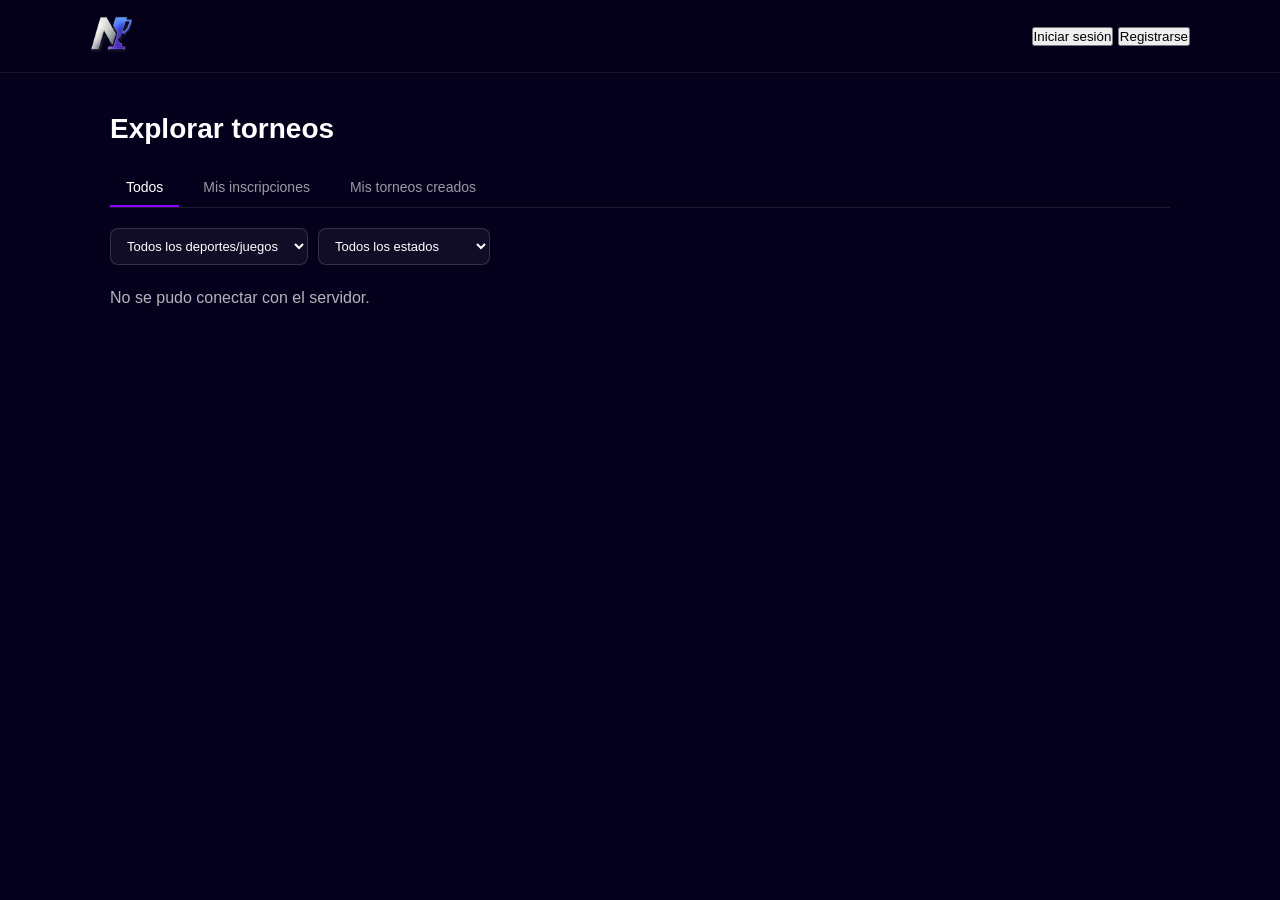
<file: NextLeague/torneos/explorar.html>
<!DOCTYPE html>
<html lang="es">
<head>
    <meta charset="UTF-8">
    <meta name="viewport" content="width=device-width, initial-scale=1.0">
    <title>Explorar torneos - NextLeague</title>
    <link rel="stylesheet" href="explorar.css">
</head>
<body>

    <nav class="navbar">
        <div class="navbar-content">
            <a href="../home/index.html" class="logo-link">
                <img src="../logo/logoproyeco.png" alt="Logo NextLeague" class="logo">
            </a>
            <div id="authArea" class="auth-buttons"></div>
        </div>
    </nav>

    <main class="main-content">
        <h1>Explorar torneos</h1>

        <div class="tabs">
            <button class="tab activo" data-tab="todos">Todos</button>
            <button class="tab" data-tab="inscripciones" id="tabInscripciones">Mis inscripciones</button>
            <button class="tab" data-tab="creados" id="tabCreados">Mis torneos creados</button>
        </div>

        <div class="filtros">
            <select id="filtroJuego">
                <option value="">Todos los deportes/juegos</option>
            </select>
            <select id="filtroEstado">
                <option value="">Todos los estados</option>
                <option value="pendiente">Inscripciones abiertas</option>
                <option value="en_curso">En curso</option>
                <option value="finalizado">Finalizado</option>
            </select>
        </div>

        <div id="listaTorneos" class="grid-torneos">
            <p style="opacity:.7;">Cargando torneos...</p>
        </div>
    </main>

    <script src="../shared/auth-ui.js"></script>
    <script src="explorar.js"></script>
</body>
</html>
</file>
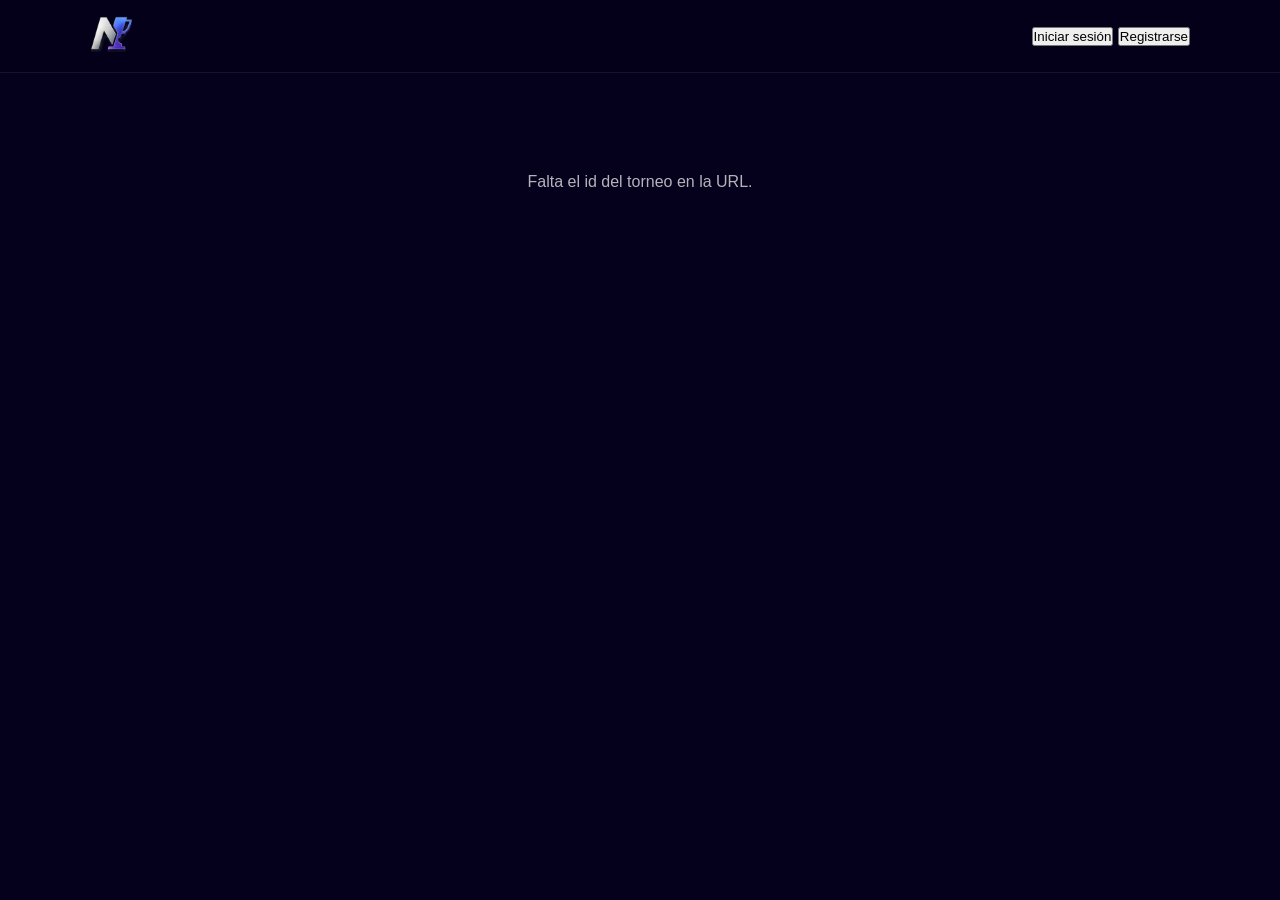
<file: NextLeague/torneos/torneo.html>
<!DOCTYPE html>
<html lang="es">
<head>
    <meta charset="UTF-8">
    <meta name="viewport" content="width=device-width, initial-scale=1.0">
    <title>Torneo - NextLeague</title>
    <link rel="stylesheet" href="torneo.css">
</head>
<body>

    <nav class="navbar">
        <div class="navbar-content">
            <a href="../home/index.html" class="logo-link">
                <img src="../logo/logoproyeco.png" alt="Logo NextLeague" class="logo">
            </a>
            <div id="authArea" class="auth-buttons"></div>
        </div>
    </nav>

    <main class="main-content">

        <div id="cargando" class="aviso">Cargando torneo...</div>

        <div id="contenidoTorneo" class="hidden">

            <!-- ENCABEZADO -->
            <section class="torneo-header">
                <img id="torneoLogo" class="torneo-logo" src="../iconos/images.jpg" alt="">
                <div class="torneo-header-info">
                    <span id="torneoEstado" class="badge-estado"></span>
                    <h1 id="torneoNombre"></h1>
                    <p id="torneoMeta" class="torneo-meta"></p>
                    <p id="torneoDescripcion" class="torneo-descripcion"></p>
                    <a id="torneoReglas" href="#" target="_blank" class="link-reglas hidden">📄 Ver reglas (PDF)</a>
                </div>
            </section>

            <div id="alertMessage" class="alert hidden"></div>

            <!-- ACCIONES DEL ORGANIZADOR -->
            <section id="panelOrganizador" class="panel-organizador hidden">
                <h2>Panel del organizador</h2>
                <button id="btnGenerarCalendario" class="btn-primary">Generar calendario / bracket</button>
                <p class="ayuda-organizador">Esto arma los enfrentamientos automáticamente según el formato del torneo, una vez que ya se anotaron los equipos.</p>
            </section>

            <!-- INSCRIPCIÓN -->
            <section id="panelInscripcion" class="panel hidden">
                <h2>Anotarse al torneo</h2>
                <div id="inscripcionEquipos" class="hidden">
                    <form id="formCrearEquipo" class="form-inline">
                        <input type="text" id="nombreEquipo" placeholder="Nombre de tu equipo" required>
                        <button type="submit">Crear equipo</button>
                    </form>
                </div>
                <div id="inscripcionIndividual" class="hidden">
                    <button id="btnInscribirme" class="btn-primary">Inscribirme a este torneo</button>
                </div>
            </section>

            <!-- EQUIPOS -->
            <section class="panel">
                <h2>Equipos anotados</h2>
                <div id="listaEquipos" class="lista-equipos"></div>
            </section>

            <!-- TABLA DE POSICIONES (liga / suizo) -->
            <section id="panelPosiciones" class="panel hidden">
                <h2>Tabla de posiciones</h2>
                <table class="tabla-posiciones">
                    <thead>
                        <tr><th>Equipo</th><th>PJ</th><th>PG</th><th>PE</th><th>PP</th><th>GF</th><th>GC</th><th>Pts</th></tr>
                    </thead>
                    <tbody id="cuerpoPosiciones"></tbody>
                </table>
            </section>

            <!-- LLAVES (eliminación directa) -->
            <section id="panelLlaves" class="panel hidden">
                <h2>Llaves</h2>
                <div id="listaLlaves" class="lista-llaves"></div>
            </section>

            <!-- CALENDARIO / ENFRENTAMIENTOS -->
            <section class="panel">
                <h2>Calendario de enfrentamientos</h2>
                <div id="listaEnfrentamientos" class="lista-enfrentamientos"></div>
            </section>

        </div>
    </main>

    <script src="../shared/auth-ui.js"></script>
    <script src="torneo.js"></script>
</body>
</html>
</file>
<file: NextLeague/home/style.css>
/* Reinicio general de estilos */
* {
    margin: 0;
    padding: 0;
    box-sizing: border-box;
}

html {
    scroll-behavior: smooth;
}

body {
    background-color: #05001b;
    color: #ffffff;
    font-family: 'Segoe UI', sans-serif;
}

/* Contenedor general */
.container {
    width: 90%;
    max-width: 1400px;
    margin: 0 auto;
}

/* Barra de navegación */
.navbar {
    padding: 15px 0;
    border-bottom: 1px solid rgba(255,255,255,0.1);
    position: sticky;
    top: 0;
    background-color: #05001b;  
    z-index: 1000;
}

.navbar-content {
    display: flex;
    justify-content: space-between;
    align-items: center;
}

.logo-container img {
    width: 60px;
    cursor: pointer;
}

.logo-container img:hover {
    transform: scale(1.05);
    transition: 0.3s;
}

.nav-links {
    display: flex;
    gap: 25px;
}

.nav-links a {
    text-decoration: none;
    color: white;
    transition: .3s;
}

.nav-links a:hover {
    color: #9b39ff;
}

.auth-buttons {
    display: flex;
    gap: 10px;
}


/* Estilos de botones */
.btn {
    padding: 10px 18px;
    border-radius: 6px;
    cursor: pointer;
    font-weight: 600;
    transition: .3s;
}

.btn-primary {
    background-color: #8d02ff;
    color: white;
    border: none;
}
a {
  text-decoration: none;
}

.btn-primary:hover {
    transform: translateY(-2px);
}

.btn-secondary {
    background-color: rgba(255,255,255,0.08);
    border: none;
    color: white;
}

.btn-secondary:hover {
    background-color: rgba(255,255,255,0.15);
}

.btn-outline {
    background: transparent;
    border: 2px solid #8d02ff;
    color: #8d02ff;
}

.btn-outline:hover {
    background-color: #8d02ff;
    color: white;
}

/* Sección principal (Hero) */
.hero-section {
    min-height: 90vh;
    display: flex;
    flex-direction: column;
    justify-content: center;
    position: relative;
}

.hero-content {
    display: flex;
    align-items: center;
    justify-content: space-between;
    gap: 3rem;
}

/* Texto e introducción */
.hero-text {
    max-width: 500px;
}

.hero-badge {
    display: inline-block;
    background-color: #1b073f;
    color: #c89cff;
    padding: 8px 14px;
    border-radius: 6px;
    margin-bottom: 20px;
    font-size: .9rem;
}

.hero-text h1 {
    font-size: 3.5rem;
    line-height: 1.1;
    margin-bottom: 20px;
}

.highlight-text {
    color: #9b39ff;
}

.hero-text p {
    color: #cfcfcf;
    line-height: 1.6;
    margin-bottom: 30px;
}

/* Botones de la sección principal */
.hero-buttons {
    display: flex;
    gap: 15px;
}

.btn-closemenu,
.btn-openmenu{
 display: none;


}

@media screen and (max-width: 768px ) {

    .navbar{
        position:fixed;
        top: 0;
        left: 0;
        width: 100%;
        background-color:#05001b;
        z-index: 9999;
        overflow: visible;
    }

    .navbar-content {
        display: flex;
        flex-direction: row;
        justify-content: space-between;
        align-items: center;
        width: 100%;
        padding: 10px 15px;
        box-sizing: border-box;
        position: relative;
    }

    .logo-container {
        display: block ;
        position: static;
        
    }
    .logo-container img {
        height: 45px ;
        width: auto ;
    }
    
     .nav-links {
        box-shadow: 0 10px 20px rgba(26, 1, 32, 0.61);

        display: none;  
        position: absolute;

        top: 100%;
        left:0;
        width: 100%; /* Le damos un ancho para que sea un menú lateral */
        background-color: #1b014b ; 
        padding: 2rem ; 
        gap: 1.5rem ;
        z-index: 99999;
        
        width: 250px;
        
        height: 100vh;
    

    
     }
     .nav-links.visible {
        display: flex;
        flex-direction: column;
        gap: 1rem;
        box-shadow: 0 0 0 9999px rgba(0, 0, 0, 0.5);
        align-items: center;
}
    
    .nav-links a {
     display: block;
    color: hsl(285, 100%, 99%) ; 
     font-size: 1.2rem;
    width: 100% ;
    margin-top: 15px;
    margin-left: 30px;
     justify-content: center;
     font-family: 'Segoe UI';
     font-style: italic;
     gap: 5rem;
    

    }  

    .btn-closemenu{
        display: block;
        position: absolute;
        cursor: pointer;
        background: none;
        border: none;
        color: #8900fa;
        font-size: 20px;
        top: 15px;
        

        
       
    }
    .closemenu{

        width: 30px;
        box-shadow: 0 10px 5cap rgba(76, 12, 92, 0.514);
        border-color: #999;
        align-items: flex-end;
        margin-right: 12rem;
    }
    .openmenu{
        width: 30px;
        box-shadow: 0 10px 5cap rgba(76, 12, 92, 0.514);
        border-color: #999;

    }
  .btn-openmenu {
        background: none;
        border: none;
        color: #8900fa;
        font-size: 40px;

        display: block ;
        position: absolute;
        right: 15px;
        top: 50%;
        transform: translateY(-50%);
    }
       
    .auth-buttons {
        display: flex ;
        flex-direction: row ; /* Uno al lado del otro */
        gap: 0.5rem; /* Espacio chiquito entre ellos para que entren */
        margin-top: 0 ;
        margin-right: 55px; /* deja lugar al botón de menú hamburguesa, fijo en la esquina */
        position: static ;
    }

   
    .auth-buttons .btn {
        padding: 6px 12px ;
        font-size: 14px ;
    }

    main, .hero, body > div:nth-of-type(2) { 
        margin-top: 125px;
    }
   
}

/* Contenedor de imágenes y efectos de animación */
.hero-image-container {
    position: relative;
}

.hero-image {
    width: 450px;
}

@keyframes flotar {
    0%, 100% {
        transform: translateY(0);
    }
    50% {
        transform: translateY(-15px);
    }
}

/* Tarjeta de torneo */
.tournament-card {
    width: 260px;
    background-color: rgba(35, 16, 75, 0.9);
    padding: 20px;
    border-radius: 12px;
    backdrop-filter: blur(5px);
}

.status-label {
    color: #00ff88;
    text-transform: uppercase;
    font-size: .8rem;
    font-weight: bold;
}

.tournament-card h3 {
    margin-top: 10px;
    margin-bottom: 15px;
}

.tournament-card h2 {
    margin: 10px 0;
    color: #c07cff;
}

.progress-bar {
    width: 100%;
    height: 10px;
    background-color: #141414;
    border-radius: 20px;
    overflow: hidden;
    margin-top: 15px;
}

.progress-fill {
    width: 55%;
    height: 100%;
    background-color: #8d02ff;
}

/* Indicador de desplazamiento (Scroll) */
.scroll-indicator {
    text-decoration: none;
    color: white;
    position: absolute;
    bottom: 25px;
    left: 50%;
    transform: translateX(-50%);
    text-align: center;
}

.scroll-arrow {
    font-size: 2rem;
    animation: rebote 1.5s infinite;
}

@keyframes rebote {
    0%, 100% {
        transform: translateY(0);
    }
    50% {
        transform: translateY(10px);
    }
}

/* Sección de estadísticas */
.stats-section {
    padding: 60px 0;
}

.stats-grid {
    display: grid;
    grid-template-columns: repeat(4, 1fr);
    gap: 20px;
}

.stat-card {
    background-color: #1b073f;
    border-radius: 10px;
    padding: 25px;
    text-align: center;
}

.stat-card h3 {
    color: #b970ff;
    font-size: 2rem;
    margin-bottom: 10px;
}

/* Pie de página */
.footer {
    padding: 40px 0;
    text-align: center;
    border-top: 1px solid rgba(255,255,255,0.1);
    color: #999;
}

/* Diseños adaptativos (Media Queries) */
@media (max-width: 1200px) {
    .hero-content {
        flex-direction: column;
        text-align: center;
    }

    .hero-buttons {
        justify-content: center;
    }

    .stats-grid {
        grid-template-columns: repeat(2, 1fr);
    }
}

@media (max-width: 768px) {
    .hero-text h1 {
        font-size: 2.4rem;
    }

    .hero-image {
        width: 280px;
    }

    .stats-grid {
        grid-template-columns: 1fr;
    }

    .nav-links {
        display: none;
    }
}

    

.container-listactive-tournament-content{
    display: flex;
    flex-wrap: wrap; 
    gap: 20px;       /* El espacio de separación entre tarjetas */
    justify-content: left;
    margin-left: 10px;
}
.cardtournment{
    display: flex;
    flex-direction: column;
    gap: 20px;
    padding:10px;

    width: 200px;
    height: 100%;
    background-color: rgba(35, 16, 75, 0.9);
    border-radius: 5%;
    overflow: hidden;
    position: relative;
    padding-bottom: 10px;
    margin-bottom: 20px;
}

.cardtournment-image-container {
    width: 100%;
    height: 200px;
    flex-shrink: 0; /* Evita que flexbox aplaste el contenedor de la imagen */   
}
.cardtournment-image-container img {
    object-fit: cover;  
    border-radius: 8px;
    width: 100%;
    height: 218px;
}
.cardtournment-dateecard {
position: absolute;
top: 10px;
left: 10px;
background-color: rgba(16, 1, 20, 0.781);
color:white;
padding: 8px 4px;
border-radius: 20px;
}
.typeofgame {
    position: relative;
    padding-left: 42px; /* Abre un espacio de 28px a la izquierda para que entre el logo */
    margin: 0;
    font-weight: bold;
    font-size: 10px;
}
.logovalorant{
    position: absolute;
    left: -5px; 
    top: -10px;
    width: 55px ;       
    height: 55px;             
   object-fit: contain;
}

.cardtournment-text3 {   
    color:white;
    font-size: 15px;
    
}

.btn-link{
text-decoration: none;
 color: lime;
}

.results-table, th,td {
   border: 1px solid rgb(225, 181, 252);
    margin-top: 20px;
    border-collapse: collapse;
     width: 100%;
    height: 70px;
   margin-bottom: 20px;
   margin-left: 10px;
   
}


.results-table, th,td {
width: 100%;
padding: 20px;
}

.results-table th {
    background-color: #1b073f;
    color: #ffffff;
}

.container-title {
    margin-left: 4rem;
}
.container--calendary{
background-color: #090e2b; 
  border: 2px solid #142157;
  border-radius: 8px;
  padding: 20px;
  width: 600px;
  margin: 30px auto;
  display: flex;
  flex-direction: column;
  gap: 15px; /* Espacio entre cada tarjeta  */
  align-items: center;
 width: 85%;
 margin-bottom: 5%;

} 

.calendary-card{
    width: 100%;
  border-radius: 6px;
  overflow: hidden;
  
}

.fila {
 background-color: #000000;
display: flex;
justify-content: space-between;
align-items: center;
padding: 10px 16px;
font-weight: bold;
}

.versus {
    color: #8d02ff;
    font-style: italic;
    font-size: 20px;
    
}

.description {
 background-color: #380c4d;
display: flex;
justify-content: space-between;
position: relative;
padding: 10px 16px;
font-weight: bold;
margin-bottom: 3px;
}

.scroll {
  
    text-decoration: none;
    color: white;
    position: relative;
    bottom: 0; 
    left: 50%;
    text-align: center;
}
.scrolling-arrow {
    font-size: 2rem;
    animation: rebote 1.5s infinite;
}

@keyframes rebote {
   0%, 100% {
        transform: translateX(-50%) translateY(0);
    }
    50% {
        transform: translateX(-50%) translateY(10px); 
    }
}

.first{
    width: 30px;
}

.icon{
    width: 5rem;
}

/* ── Filtro de deporte, estado vacío, y resultados recientes (agregado) ── */
.calendary-card { display: block; text-decoration: none; color: inherit; margin-bottom: 14px; }

.filtro-deporte-wrapper {
    display: flex; align-items: center; gap: 10px; margin: 0 auto 20px;
    max-width: 900px; padding: 0 20px; flex-wrap: wrap;
}
.filtro-deporte-wrapper label { font-size: 14px; color: rgba(255,255,255,0.7); }
.filtro-deporte-wrapper select {
    padding: 8px 12px; border-radius: 8px; border: 1px solid rgba(255,255,255,0.15);
    background: rgba(255,255,255,0.05); color: #fff; font-size: 14px;
}

.estado-vacio { text-align: center; opacity: .6; padding: 30px 10px; font-size: 14px; }

.lista-resultados-home { display: flex; flex-direction: column; gap: 10px; max-width: 900px; margin: 0 auto; }
.fila-resultado-home {
    display: flex; justify-content: space-between; align-items: center; flex-wrap: wrap; gap: 8px;
    background: rgba(255,255,255,0.04); border: 1px solid rgba(255,255,255,0.08);
    border-radius: 10px; padding: 12px 16px; text-decoration: none; color: #fff; font-size: 14px;
}
.fila-resultado-home:hover { background: rgba(255,255,255,0.08); }
.fila-resultado-home .torneo-tag { font-size: 12px; opacity: .6; }
</file>
<file: NextLeague/admin/admin.css>
* { margin: 0; padding: 0; box-sizing: border-box; }
body { background: #05001b; color: #fff; font-family: 'Segoe UI', sans-serif; min-height: 100vh; }

.navbar { padding: 16px 40px; border-bottom: 1px solid rgba(255,255,255,0.07); position: sticky; top: 0; background: rgba(5,0,27,0.9); backdrop-filter: blur(10px); z-index: 100; }
.navbar-content { display: flex; align-items: center; justify-content: space-between; max-width: 1100px; margin: 0 auto; }
.logo { height: 36px; }

.main-content { max-width: 1100px; margin: 0 auto; padding: 40px 20px 100px; }
h1 { font-size: 26px; margin-bottom: 20px; }
.hidden { display: none !important; }

.alert { padding: 12px 16px; border-radius: 8px; margin-bottom: 20px; font-size: 14px; }
.alert.success { background: rgba(0,200,83,0.15); border: 1px solid rgba(0,200,83,0.4); color: #7CF2B0; }
.alert.error { background: rgba(255,68,68,0.15); border: 1px solid rgba(255,68,68,0.4); color: #FFA3A3; }

.tabs { display: flex; gap: 8px; margin-bottom: 20px; border-bottom: 1px solid rgba(255,255,255,0.1); }
.tab { background: none; border: none; color: rgba(255,255,255,0.6); font-size: 14px; padding: 10px 16px; cursor: pointer; border-bottom: 2px solid transparent; }
.tab.activo { color: #fff; border-color: #8d02ff; }

.estado-vacio { text-align: center; opacity: .6; padding: 30px 10px; font-size: 14px; }

table.admin-tabla { width: 100%; border-collapse: collapse; font-size: 13px; }
table.admin-tabla th, table.admin-tabla td { padding: 10px 12px; text-align: left; border-bottom: 1px solid rgba(255,255,255,0.08); }
table.admin-tabla th { color: rgba(255,255,255,0.5); font-weight: 500; text-transform: uppercase; font-size: 11px; }

.badge-rol { padding: 3px 9px; border-radius: 999px; font-size: 11px; background: rgba(255,255,255,0.08); }
.badge-rol.administrador { background: rgba(141,2,255,0.25); }
.badge-rol.organizador { background: rgba(0,153,255,0.2); }
.badge-rol.participante { background: rgba(0,200,83,0.2); }
.badge-inactivo { color: #FFA3A3; font-size: 11px; }

select.selector-rol {
    padding: 5px 8px; border-radius: 6px; border: 1px solid rgba(255,255,255,0.15);
    background: rgba(255,255,255,0.05); color: #fff; font-size: 12px;
}
.btn-tabla { background: rgba(255,255,255,0.08); border: 1px solid rgba(255,255,255,0.15); color: #fff; padding: 5px 10px; border-radius: 6px; cursor: pointer; font-size: 12px; }
.btn-tabla:hover { background: rgba(255,255,255,0.15); }
.btn-tabla.peligro { color: #FFA3A3; border-color: rgba(255,68,68,0.3); }

/* ── Responsive (agregado) ── */
@media (max-width: 768px) {
    .main-content { padding: 24px 14px 70px; }
    .tabs { overflow-x: auto; }

    /* Las tablas de administración scrollean horizontal en vez de romper el layout */
    table.admin-tabla { display: block; overflow-x: auto; white-space: nowrap; }
}
</file>
<file: NextLeague/createtournament/createtournament.css>
* {
    margin: 0;
    padding: 0;
    box-sizing: border-box;
}

html {
    scroll-behavior: smooth;
}

body {
    background-color: #05001b;
    color: #ffffff;
    font-family: 'Segoe UI', sans-serif;
}
.navbar {
    padding: 15px 0;
    border-bottom: 1px solid rgba(255,255,255,0.1);
    position: sticky;
    top: 0;
    background-color: #05001b;  
    z-index: 1000;
}

.navbar-content {
    display: flex;
    justify-content: space-between;
    align-items: center;
}

.logo-container img {
    margin-left: 4rem;
    width: 60px;
    cursor: pointer;
}

.logo-container img:hover {
    transform: scale(1.05);
    transition: 0.3s;
}
.description {
    margin-top: 20px;
    min-height: 30vh;
    display: flex;
    flex-direction: column;
    align-items: center;
    position: relative;
   text-align: center;
   color: rgb(255, 255, 255);
   font-family: 'Segoe UI', sans-serif;

}

.forms {
    width: 100%;
    box-sizing: border-box;
    max-width: 1200px;      
    margin: 0 auto;  
}

.tournament-form {
    display: grid;
    grid-template-columns: repeat(3, 1fr);
    gap: 1rem;
    width: 100%;
    box-sizing: border-box;
    align-items: start;
    margin-left: 1rem;
    margin-right: 2rem;
}

.form-left,
.form-center,
.form-right {
    display: flex;
    flex-direction: column;
    gap: 0.5rem;
    font-family:'Segoe UI', sans-serif;
}

.form-center {
    align-items: center;
    justify-content: center;
    text-align: center;
}

.form-center span {
    color: white;
    font-size: 1.2rem;
    margin-bottom: 0.5rem;
}

input, textarea {
    width: 100%;
    box-sizing: border-box;
    background-color: #372e54;
    outline: none;
    border: 2px solid #372e54;
    padding: 5px;
    cursor:pointer;
     transition: border-color 0.2s ease;
     color:white;
}

input:focus, textarea:focus {
    border-color: rgb(120, 8, 196);
}

.tournament-form {
    display: grid;
    grid-template-columns: 1fr 480px 1fr;
    gap: 1.5rem;
    width: 100%;
    box-sizing: border-box;
    align-items: start;
    padding: 1rem;
}

.tournament-form button[type="submit"] {
    grid-column: 2 / 3;
    justify-self: center;
    padding: 0.75rem 3rem;
    background: linear-gradient(180deg,#7a1cff,#4b00a6);
    border: none;
    border-radius: 8px;
    margin-bottom: 3rem;
    font-size: 18px;
    font-family: 'Segoe UI', sans-serif;
    cursor: pointer;
    color: white;
    box-shadow: 0 6px 18px rgba(75,0,166,0.35);
    transition: transform 0.15s ease, box-shadow 0.15s ease, opacity 0.15s ease;
}

.tournament-form button[type="submit"]:hover{
    transform: translateY(-3px);
    box-shadow: 0 10px 28px rgba(75,0,166,0.45);
}

.upload-icon{
    display:flex;
    flex-direction:column;
    align-items:center;
    width:6.5rem;
    gap:0.5rem;
    object-fit: contain;
}

/* Contenedor de la vista previa (imagen o nombre del pdf) */
.upload-preview {
    display: flex;
    flex-direction: column;
    align-items: center;
    gap: 0.5rem;
    margin-top: 0.75rem;
}

.upload-preview p {
    color: #ddd;
    font-size: 0.9rem;
    word-break: break-all;
    text-align: center;
}

/* Miniatura de la imagen subida (logo) — reducida para que no domine el formulario */
.preview-img {
    max-width: 110px;
    max-height: 80px;
    width: auto;
    height: auto;
    object-fit: contain;
    border-radius: 6px;
    border: 1px solid rgba(255,255,255,0.15);
    padding: 4px;
    background: rgba(255,255,255,0.03);
    display: block;
    object-fit: cover;
    border: 1px solid rgba(255,255,255,0.15);
    border-radius: 8px;
    box-shadow: 0 8px 20px rgba(0,0,0,0.25);
}

/* Botón para eliminar el archivo subido por error */
.btn-eliminar {
    background-color: #7a1cff;
    color: white;
    border: none;
    border-radius: 6px;
    padding: 5px 12px;
    font-size: 0.85rem;
    cursor: pointer;
}

.btn-eliminar:hover {
    background-color: #4b00a6;
}

input, textarea {
    border-radius: 6px;
    padding: 10px;
    font-size: 14px;
}


@media (max-width: 900px){
    .tournament-form{ grid-template-columns: 1fr; padding: 0.5rem; }
    .tournament-form button[type="submit"]{ grid-column: auto; width: 100%; }
    .logo-container img{ margin-left:1rem; }
}

/* ── Alertas y estado de carga (agregado para conectar con el backend) ── */
.alert { padding: 12px 16px; border-radius: 8px; margin: 0 0 16px 0; font-size: 14px; }
.alert.success { background: rgba(0,200,83,0.15); border: 1px solid rgba(0,200,83,0.4); color: #1a7a41; }
.alert.error { background: rgba(255,68,68,0.15); border: 1px solid rgba(255,68,68,0.4); color: #a12626; }
.hidden { display: none !important; }
.btn-loader {
    display: inline-block; width: 14px; height: 14px;
    border: 2px solid rgba(255,255,255,0.4); border-top-color: #fff;
    border-radius: 50%; animation: nl-girar 0.7s linear infinite; margin-left: 8px;
}
@keyframes nl-girar { to { transform: rotate(360deg); } }

/* ── Premio + selector de moneda (agregado) ── */
.premio-con-moneda { display: flex; gap: 8px; }
.premio-con-moneda input { flex: 1; }
.premio-con-moneda select {
    padding: 8px 10px; border-radius: 8px; border: 1px solid rgba(255,255,255,0.15);
    background: rgba(255,255,255,0.05); color: #fff; font-size: 14px;
}
</file>
<file: NextLeague/home/login.css>
* { margin: 0; padding: 0; box-sizing: border-box; }
html { scroll-behavior: smooth; }

body {
    background-color: #05001b;
    color: #ffffff;
    font-family: 'Segoe UI', sans-serif;
    min-height: 100vh;
    overflow-x: hidden;
}

.bg-glow {
    position: fixed;
    border-radius: 50%;
    filter: blur(120px);
    pointer-events: none;
    z-index: 0;
}
.bg-glow-1 {
    width: 500px; height: 500px;
    background: rgba(141, 2, 255, 0.15);
    top: -100px; right: -100px;
}
.bg-glow-2 {
    width: 350px; height: 350px;
    background: rgba(141, 2, 255, 0.08);
    bottom: -80px; left: -80px;
}

.navbar {
    padding: 16px 40px;
    border-bottom: 1px solid rgba(255,255,255,0.07);
    position: sticky;
    top: 0;
    background-color: rgba(5, 0, 27, 0.9);
    backdrop-filter: blur(10px);
    z-index: 100;
}
.navbar-content {
    display: flex;
    justify-content: space-between;
    align-items: center;
}
.logo-link { display: flex; }
.logo { width: 50px; }
.nav-label { color: #aaa; font-size: 0.9rem; }
.nav-label a { color: #9b39ff; text-decoration: none; font-weight: 600; }
.nav-label a:hover { text-decoration: underline; }

.main-content {
    display: flex;
    min-height: calc(100vh - 70px);
    position: relative;
    z-index: 1;
}

/* PANEL IZQUIERDO */
.info-panel {
    flex: 1;
    display: flex;
    align-items: center;
    justify-content: center;
    padding: 60px 50px;
    background: linear-gradient(135deg, rgba(141,2,255,0.08) 0%, transparent 70%);
}
.info-inner { max-width: 460px; }

.badge {
    display: inline-block;
    background-color: rgba(155, 57, 255, 0.15);
    border: 1px solid rgba(155, 57, 255, 0.3);
    color: #c89cff;
    padding: 7px 14px;
    border-radius: 20px;
    font-size: 0.82rem;
    margin-bottom: 28px;
}

.info-inner h1 {
    font-size: 3rem;
    line-height: 1.15;
    margin-bottom: 18px;
    font-weight: 800;
}
.highlight { color: #9b39ff; }

.info-inner > p {
    color: #b0b0c0;
    line-height: 1.7;
    font-size: 1rem;
    margin-bottom: 44px;
}

/* STATS PREVIEW */
.stats-preview {
    display: flex;
    gap: 30px;
}
.stat-item {
    display: flex;
    flex-direction: column;
    gap: 4px;
}
.stat-number {
    font-size: 1.8rem;
    font-weight: 800;
    color: #9b39ff;
}
.stat-desc {
    font-size: 0.82rem;
    color: #888;
}

/* PANEL DERECHO */
.form-panel {
    width: 520px;
    flex-shrink: 0;
    display: flex;
    align-items: center;
    justify-content: center;
    padding: 40px 30px;
    border-left: 1px solid rgba(255,255,255,0.06);
}

.form-card {
    width: 100%;
    max-width: 420px;
    background: rgba(255,255,255,0.03);
    border: 1px solid rgba(255,255,255,0.08);
    border-radius: 20px;
    padding: 40px 36px;
}

.form-card h2 {
    font-size: 1.8rem;
    font-weight: 700;
    margin-bottom: 6px;
}
.form-subtitle {
    color: #888;
    font-size: 0.9rem;
    margin-bottom: 28px;
}

.alert {
    padding: 12px 16px;
    border-radius: 8px;
    font-size: 0.88rem;
    margin-bottom: 20px;
    border: 1px solid;
}
.alert.success {
    background: rgba(0,255,136,0.08);
    border-color: rgba(0,255,136,0.3);
    color: #00ff88;
}
.alert.error {
    background: rgba(255, 60, 60, 0.08);
    border-color: rgba(255, 60, 60, 0.3);
    color: #ff6b6b;
}
.hidden { display: none !important; }

.form-group { margin-bottom: 18px; }

.label-row {
    display: flex;
    justify-content: space-between;
    align-items: center;
    margin-bottom: 7px;
}
.form-group label {
    font-size: 0.88rem;
    color: #ccc;
    font-weight: 500;
}
.forgot-link {
    font-size: 0.8rem;
    color: #9b39ff;
    text-decoration: none;
}
.forgot-link:hover { text-decoration: underline; }

.input-wrapper {
    position: relative;
    display: flex;
    align-items: center;
}
.input-icon {
    position: absolute;
    left: 12px;
    font-size: 0.95rem;
    pointer-events: none;
}
.input-wrapper input {
    width: 100%;
    padding: 12px 42px;
    background: rgba(255,255,255,0.05);
    border: 1px solid rgba(255,255,255,0.12);
    border-radius: 10px;
    color: #fff;
    font-size: 0.92rem;
    outline: none;
    transition: border-color 0.25s, background 0.25s;
}
.input-wrapper input::placeholder { color: #555; }
.input-wrapper input:focus {
    border-color: #8d02ff;
    background: rgba(141,2,255,0.07);
}
.input-wrapper input.input-error { border-color: #ff4444; }

.toggle-password {
    position: absolute;
    right: 10px;
    background: none;
    border: none;
    cursor: pointer;
    font-size: 1rem;
    opacity: 0.5;
    transition: opacity 0.2s;
}
.toggle-password:hover { opacity: 1; }

.field-error {
    font-size: 0.78rem;
    color: #ff6b6b;
    margin-top: 5px;
    display: block;
    min-height: 16px;
}

.checkbox-group { margin-top: 4px; }
.checkbox-label {
    display: flex;
    align-items: center;
    gap: 10px;
    cursor: pointer;
    font-size: 0.85rem;
    color: #aaa;
}
.checkbox-label input[type="checkbox"] { display: none; }
.checkmark {
    width: 18px; height: 18px; min-width: 18px;
    border: 2px solid rgba(255,255,255,0.2);
    border-radius: 4px;
    transition: 0.2s;
    display: flex;
    align-items: center;
    justify-content: center;
}
.checkbox-label input:checked + .checkmark {
    background: #8d02ff;
    border-color: #8d02ff;
}
.checkbox-label input:checked + .checkmark::after {
    content: '✓';
    color: white;
    font-size: 0.75rem;
    font-weight: bold;
}

.btn-submit {
    width: 100%;
    padding: 14px;
    background: linear-gradient(135deg, #8d02ff, #6a00c8);
    border: none;
    border-radius: 10px;
    color: white;
    font-size: 1rem;
    font-weight: 700;
    cursor: pointer;
    transition: transform 0.2s, box-shadow 0.2s;
    margin-top: 6px;
    display: flex;
    align-items: center;
    justify-content: center;
    gap: 10px;
}
.btn-submit:hover {
    transform: translateY(-2px);
    box-shadow: 0 8px 25px rgba(141,2,255,0.4);
}
.btn-submit:disabled { opacity: 0.6; cursor: not-allowed; transform: none; }

.btn-loader {
    width: 18px; height: 18px;
    border: 2px solid rgba(255,255,255,0.3);
    border-top-color: white;
    border-radius: 50%;
    animation: spin 0.7s linear infinite;
}
@keyframes spin { to { transform: rotate(360deg); } }

.divider {
    text-align: center;
    margin: 22px 0 16px;
    position: relative;
    color: #555;
    font-size: 0.85rem;
}
.divider::before, .divider::after {
    content: '';
    position: absolute;
    top: 50%;
    width: 42%;
    height: 1px;
    background: rgba(255,255,255,0.08);
}
.divider::before { left: 0; }
.divider::after { right: 0; }
.divider span { background: rgba(255,255,255,0.03); padding: 0 10px; }

.register-link {
    text-align: center;
    color: #888;
    font-size: 0.88rem;
}
.register-link a { color: #9b39ff; text-decoration: none; font-weight: 600; }
.register-link a:hover { text-decoration: underline; }

@media (max-width: 1024px) {
    .info-panel { display: none; }
    .form-panel { width: 100%; border-left: none; padding: 30px 20px; }
    .main-content { justify-content: center; }
}
@media (max-width: 480px) {
    .form-card { padding: 28px 20px; }
    .navbar { padding: 14px 20px; }
}
</file>
<file: NextLeague/perfil/perfil.css>
* { margin: 0; padding: 0; box-sizing: border-box; }
html { scroll-behavior: smooth; }

body {
    background-color: #05001b;
    color: #ffffff;
    font-family: 'Segoe UI', sans-serif;
    min-height: 100vh;
    overflow-x: hidden;
}

.bg-glow { position: fixed; border-radius: 50%; filter: blur(120px); pointer-events: none; z-index: 0; }
.bg-glow-1 { width: 500px; height: 500px; background: rgba(141, 2, 255, 0.15); top: -100px; right: -100px; }
.bg-glow-2 { width: 350px; height: 350px; background: rgba(141, 2, 255, 0.08); bottom: -80px; left: -80px; }

.navbar {
    padding: 16px 40px; border-bottom: 1px solid rgba(255,255,255,0.07);
    position: sticky; top: 0; background-color: rgba(5, 0, 27, 0.9);
    backdrop-filter: blur(10px); z-index: 100;
}
.navbar-content { display: flex; align-items: center; justify-content: space-between; max-width: 1100px; margin: 0 auto; }
.logo { height: 36px; }

.main-content { position: relative; z-index: 1; display: flex; justify-content: center; padding: 60px 20px 100px; }

.form-card {
    width: 100%; max-width: 460px;
    background: rgba(255,255,255,0.03); border: 1px solid rgba(255,255,255,0.08);
    border-radius: 16px; padding: 40px;
}

.form-card h2 { font-size: 26px; margin-bottom: 6px; }
.form-subtitle { color: rgba(255,255,255,0.6); margin-bottom: 28px; }

.alert { padding: 12px 16px; border-radius: 8px; margin-bottom: 20px; font-size: 14px; }
.alert.success { background: rgba(0,200,83,0.15); border: 1px solid rgba(0,200,83,0.4); color: #7CF2B0; }
.alert.error { background: rgba(255,68,68,0.15); border: 1px solid rgba(255,68,68,0.4); color: #FFA3A3; }
.hidden { display: none; }

.foto-perfil-wrapper { display: flex; flex-direction: column; align-items: center; gap: 14px; margin-bottom: 30px; }
.foto-perfil { width: 96px; height: 96px; border-radius: 50%; object-fit: cover; border: 2px solid rgba(141,2,255,0.5); background: #1a0d33; }
.foto-acciones { display: flex; gap: 10px; }
.btn-foto {
    cursor: pointer; font-size: 13px; padding: 8px 14px; border-radius: 8px;
    border: 1px solid rgba(255,255,255,0.15); background: rgba(255,255,255,0.06); color: #fff;
}
.btn-foto:hover { background: rgba(255,255,255,0.12); }
.btn-foto-borrar { color: #FFA3A3; border-color: rgba(255,68,68,0.3); background: transparent; }

.form-group { margin-bottom: 20px; }
.form-group label { display: block; font-size: 13px; margin-bottom: 6px; color: rgba(255,255,255,0.75); }
.form-group input {
    width: 100%; padding: 12px 14px; border-radius: 8px;
    border: 1px solid rgba(255,255,255,0.15); background: rgba(255,255,255,0.04);
    color: #fff; font-size: 14px;
}
.form-group input:focus { outline: none; border-color: #8d02ff; }
.field-error { display: block; color: #FFA3A3; font-size: 12px; margin-top: 4px; min-height: 14px; }

.btn-submit {
    width: 100%; padding: 13px; border: none; border-radius: 8px;
    background: #8d02ff; color: #fff; font-size: 15px; cursor: pointer; margin-top: 8px;
}
.btn-submit:hover { background: #7a00e0; }
.btn-submit:disabled { opacity: 0.6; cursor: not-allowed; }

.btn-loader {
    display: inline-block; width: 14px; height: 14px;
    border: 2px solid rgba(255,255,255,0.4); border-top-color: #fff;
    border-radius: 50%; animation: girar 0.7s linear infinite; margin-left: 8px;
}
@keyframes girar { to { transform: rotate(360deg); } }

/* ── Biografía y lista de "mis torneos" (agregado) ── */
.form-group textarea {
    width: 100%; padding: 12px 14px; border-radius: 8px;
    border: 1px solid rgba(255,255,255,0.15); background: rgba(255,255,255,0.04);
    color: #fff; font-size: 14px; font-family: inherit; resize: vertical;
}
.form-group textarea:focus { outline: none; border-color: #8d02ff; }

/* ── Responsive (agregado) ── */
@media (max-width: 768px) {
    .main-content { padding: 24px 14px 70px; }
    .form-card { padding: 22px 16px; max-width: 100%; }
    .foto-acciones { flex-direction: column; width: 100%; }
    .btn-foto { text-align: center; }
}
</file>
<file: NextLeague/register/register.css>
* {
    margin: 0;
    padding: 0;
    box-sizing: border-box;
}

html { scroll-behavior: smooth; }

body {
    background-color: #05001b;
    color: #ffffff;
    font-family: 'Segoe UI', sans-serif;
    min-height: 100vh;
    overflow-x: hidden;
}

/* FONDOS DECORATIVOS */
.bg-glow {
    position: fixed;
    border-radius: 50%;
    filter: blur(120px);
    pointer-events: none;
    z-index: 0;
}
.bg-glow-1 {
    width: 500px; height: 500px;
    background: rgba(141, 2, 255, 0.15);
    top: -100px; left: -100px;
}
.bg-glow-2 {
    width: 400px; height: 400px;
    background: rgba(141, 2, 255, 0.08);
    bottom: -80px; right: -80px;
}

/* NAVBAR */
.navbar {
    padding: 16px 40px;
    border-bottom: 1px solid rgba(255,255,255,0.07);
    position: sticky;
    top: 0;
    background-color: rgba(5, 0, 27, 0.9);
    backdrop-filter: blur(10px);
    z-index: 100;
    display: flex;
    align-items: center;
}
.navbar-content {
    width: 100%;
    display: flex;
    justify-content: space-between;
    align-items: center;
}
.logo-link { display: flex; align-items: center; }
.logo { width: 50px; }
.nav-label { color: #aaa; font-size: 0.9rem; }
.nav-label a { color: #9b39ff; text-decoration: none; font-weight: 600; }
.nav-label a:hover { text-decoration: underline; }

/* LAYOUT PRINCIPAL */
.main-content {
    display: flex;
    min-height: calc(100vh - 70px);
    position: relative;
    z-index: 1;
}

/* PANEL IZQUIERDO */
.info-panel {
    flex: 1;
    display: flex;
    align-items: center;
    justify-content: center;
    padding: 60px 50px;
    background: linear-gradient(135deg, rgba(141,2,255,0.08) 0%, transparent 70%);
}
.info-inner { max-width: 480px; }

.badge {
    display: inline-block;
    background-color: rgba(155, 57, 255, 0.15);
    border: 1px solid rgba(155, 57, 255, 0.3);
    color: #c89cff;
    padding: 7px 14px;
    border-radius: 20px;
    font-size: 0.82rem;
    margin-bottom: 28px;
    letter-spacing: 0.5px;
}

.info-inner h1 {
    font-size: 3rem;
    line-height: 1.15;
    margin-bottom: 18px;
    font-weight: 800;
}
.highlight { color: #9b39ff; }

.info-inner > p {
    color: #b0b0c0;
    line-height: 1.7;
    font-size: 1rem;
    margin-bottom: 40px;
}

/* LISTA DE FEATURES */
.features-list {
    list-style: none;
    display: flex;
    flex-direction: column;
    gap: 20px;
}
.features-list li {
    display: flex;
    align-items: flex-start;
    gap: 14px;
}
.feature-icon {
    font-size: 1.4rem;
    width: 44px;
    height: 44px;
    background: rgba(141,2,255,0.15);
    border: 1px solid rgba(141,2,255,0.25);
    border-radius: 10px;
    display: flex;
    align-items: center;
    justify-content: center;
    flex-shrink: 0;
}
.features-list strong { color: #fff; font-size: 0.95rem; display: block; margin-bottom: 3px; }
.features-list p { color: #888; font-size: 0.85rem; margin: 0; }

/* PANEL DERECHO - FORMULARIO */
.form-panel {
    width: 520px;
    flex-shrink: 0;
    display: flex;
    align-items: center;
    justify-content: center;
    padding: 40px 30px;
    border-left: 1px solid rgba(255,255,255,0.06);
}

.form-card {
    width: 100%;
    max-width: 460px;
    background: rgba(255,255,255,0.03);
    border: 1px solid rgba(255,255,255,0.08);
    border-radius: 20px;
    padding: 40px 36px;
}

.form-card h2 {
    font-size: 1.8rem;
    font-weight: 700;
    margin-bottom: 6px;
}
.form-subtitle {
    color: #888;
    font-size: 0.9rem;
    margin-bottom: 28px;
}

/* ALERTA */
.alert {
    padding: 12px 16px;
    border-radius: 8px;
    font-size: 0.88rem;
    margin-bottom: 20px;
    border: 1px solid;
}
.alert.success {
    background: rgba(0,255,136,0.08);
    border-color: rgba(0,255,136,0.3);
    color: #00ff88;
}
.alert.error {
    background: rgba(255, 60, 60, 0.08);
    border-color: rgba(255, 60, 60, 0.3);
    color: #ff6b6b;
}
.hidden { display: none !important; }

/* GRUPOS DE FORMULARIO */
.form-group {
    margin-bottom: 18px;
}
.form-group label {
    display: block;
    font-size: 0.88rem;
    color: #ccc;
    margin-bottom: 7px;
    font-weight: 500;
}

.input-wrapper {
    position: relative;
    display: flex;
    align-items: center;
}
.input-icon {
    position: absolute;
    left: 12px;
    font-size: 0.95rem;
    pointer-events: none;
    z-index: 1;
}
.input-wrapper input {
    width: 100%;
    padding: 12px 42px;
    background: rgba(255,255,255,0.05);
    border: 1px solid rgba(255,255,255,0.12);
    border-radius: 10px;
    color: #fff;
    font-size: 0.92rem;
    outline: none;
    transition: border-color 0.25s, background 0.25s;
}
.input-wrapper input::placeholder { color: #555; }
.input-wrapper input:focus {
    border-color: #8d02ff;
    background: rgba(141,2,255,0.07);
}
.input-wrapper input.input-error { border-color: #ff4444; }
.input-wrapper input.input-ok { border-color: #00c853; }

.toggle-password {
    position: absolute;
    right: 10px;
    background: none;
    border: none;
    cursor: pointer;
    font-size: 1rem;
    opacity: 0.5;
    transition: opacity 0.2s;
}
.toggle-password:hover { opacity: 1; }

/* BARRA DE FUERZA DE CONTRASEÑA */
.password-strength {
    height: 4px;
    background: rgba(255,255,255,0.07);
    border-radius: 4px;
    margin-top: 8px;
    overflow: hidden;
}
.strength-fill {
    height: 100%;
    border-radius: 4px;
    width: 0%;
    transition: width 0.4s, background-color 0.4s;
}
.strength-label {
    font-size: 0.75rem;
    color: #888;
    margin-top: 4px;
    display: block;
}

/* ERRORES */
.field-error {
    font-size: 0.78rem;
    color: #ff6b6b;
    margin-top: 5px;
    display: block;
    min-height: 16px;
}

/* CHECKBOX */
.checkbox-group { margin-top: 4px; }
.checkbox-label {
    display: flex;
    align-items: flex-start;
    gap: 10px;
    cursor: pointer;
    font-size: 0.85rem;
    color: #aaa;
    line-height: 1.4;
}
.checkbox-label input[type="checkbox"] { display: none; }
.checkmark {
    width: 18px;
    height: 18px;
    min-width: 18px;
    border: 2px solid rgba(255,255,255,0.2);
    border-radius: 4px;
    margin-top: 1px;
    transition: 0.2s;
    display: flex;
    align-items: center;
    justify-content: center;
}
.checkbox-label input:checked + .checkmark {
    background: #8d02ff;
    border-color: #8d02ff;
}
.checkbox-label input:checked + .checkmark::after {
    content: '✓';
    color: white;
    font-size: 0.75rem;
    font-weight: bold;
}
.checkbox-label a { color: #9b39ff; text-decoration: none; }
.checkbox-label a:hover { text-decoration: underline; }

/* BOTÓN SUBMIT */
.btn-submit {
    width: 100%;
    padding: 14px;
    background: linear-gradient(135deg, #8d02ff, #6a00c8);
    border: none;
    border-radius: 10px;
    color: white;
    font-size: 1rem;
    font-weight: 700;
    cursor: pointer;
    transition: transform 0.2s, box-shadow 0.2s;
    margin-top: 6px;
    display: flex;
    align-items: center;
    justify-content: center;
    gap: 10px;
    letter-spacing: 0.3px;
}
.btn-submit:hover {
    transform: translateY(-2px);
    box-shadow: 0 8px 25px rgba(141,2,255,0.4);
}
.btn-submit:disabled {
    opacity: 0.6;
    cursor: not-allowed;
    transform: none;
}

.btn-loader {
    width: 18px; height: 18px;
    border: 2px solid rgba(255,255,255,0.3);
    border-top-color: white;
    border-radius: 50%;
    animation: spin 0.7s linear infinite;
}
@keyframes spin { to { transform: rotate(360deg); } }

.login-link {
    text-align: center;
    margin-top: 20px;
    color: #888;
    font-size: 0.88rem;
}
.login-link a { color: #9b39ff; text-decoration: none; font-weight: 600; }
.login-link a:hover { text-decoration: underline; }

/* RESPONSIVE */
@media (max-width: 1024px) {
    .info-panel { display: none; }
    .form-panel {
        width: 100%;
        border-left: none;
        padding: 30px 20px;
    }
    .main-content { justify-content: center; }
}
@media (max-width: 480px) {
    .form-card { padding: 28px 20px; }
    .navbar { padding: 14px 20px; }
}

/* ── Selector de rol excluyente (agregado) ── */
.rol-opciones { display: flex; flex-direction: column; gap: 10px; }
.rol-opcion {
    display: flex; align-items: center; gap: 10px;
    padding: 12px 14px; border-radius: 10px;
    border: 1px solid rgba(255,255,255,0.15); background: rgba(255,255,255,0.03);
    cursor: pointer; font-size: 14px;
}
.rol-opcion:has(input:checked) { border-color: #8d02ff; background: rgba(141,2,255,0.12); }
.rol-opcion input { accent-color: #8d02ff; }
</file>
<file: NextLeague/torneos/explorar.css>
* { margin: 0; padding: 0; box-sizing: border-box; }
body { background: #05001b; color: #fff; font-family: 'Segoe UI', sans-serif; min-height: 100vh; }

.navbar { padding: 16px 40px; border-bottom: 1px solid rgba(255,255,255,0.07); position: sticky; top: 0; background: rgba(5,0,27,0.9); backdrop-filter: blur(10px); z-index: 100; }
.navbar-content { display: flex; align-items: center; justify-content: space-between; max-width: 1100px; margin: 0 auto; }
.logo { height: 36px; }

.main-content { max-width: 1100px; margin: 0 auto; padding: 40px 20px 100px; }
h1 { font-size: 28px; margin-bottom: 24px; }

.tabs { display: flex; gap: 8px; margin-bottom: 20px; border-bottom: 1px solid rgba(255,255,255,0.1); }
.tab {
    background: none; border: none; color: rgba(255,255,255,0.6); font-size: 14px;
    padding: 10px 16px; cursor: pointer; border-bottom: 2px solid transparent;
}
.tab.activo { color: #fff; border-color: #8d02ff; }
.tab:hover { color: #fff; }

.filtros { display: flex; gap: 10px; margin-bottom: 24px; flex-wrap: wrap; }
.filtros select {
    padding: 9px 12px; border-radius: 8px; border: 1px solid rgba(255,255,255,0.15);
    background: rgba(255,255,255,0.05); color: #fff; font-size: 13px;
}

.grid-torneos { display: grid; grid-template-columns: repeat(auto-fill, minmax(260px, 1fr)); gap: 18px; }

.card-torneo {
    background: rgba(255,255,255,0.03); border: 1px solid rgba(255,255,255,0.08);
    border-radius: 14px; overflow: hidden; text-decoration: none; color: #fff;
    display: flex; flex-direction: column; transition: transform .15s;
}
.card-torneo:hover { transform: translateY(-3px); border-color: rgba(141,2,255,0.4); }
.card-torneo img { width: 100%; height: 130px; object-fit: cover; }
.card-torneo .info { padding: 14px; display: flex; flex-direction: column; gap: 6px; flex: 1; }
.card-torneo h3 { font-size: 16px; }
.card-torneo p { font-size: 12px; color: rgba(255,255,255,0.6); }
.card-torneo .estado {
    align-self: flex-start; font-size: 11px; padding: 3px 10px; border-radius: 999px;
    background: rgba(255,255,255,0.08); margin-top: auto;
}
.card-torneo .estado.abierto { background: rgba(0,200,83,0.2); color: #7CF2B0; }

/* ── Responsive (agregado) ── */
@media (max-width: 768px) {
    .main-content { padding: 24px 14px 70px; }
    h1 { font-size: 22px; }

    /* Las pestañas y filtros pasan a scrollear horizontal en vez de amontonarse */
    .tabs { overflow-x: auto; }
    .filtros { flex-direction: column; align-items: stretch; }
    .filtros select { width: 100%; }

    /* Una sola columna de tarjetas en vez de la grilla de escritorio */
    .grid-torneos { grid-template-columns: 1fr; }
}
</file>
<file: NextLeague/torneos/torneo.css>
* { margin: 0; padding: 0; box-sizing: border-box; }
body { background: #05001b; color: #fff; font-family: 'Segoe UI', sans-serif; min-height: 100vh; }

.navbar { padding: 16px 40px; border-bottom: 1px solid rgba(255,255,255,0.07); position: sticky; top: 0; background: rgba(5,0,27,0.9); backdrop-filter: blur(10px); z-index: 100; }
.navbar-content { display: flex; align-items: center; justify-content: space-between; max-width: 1100px; margin: 0 auto; }
.logo { height: 36px; }

.main-content { max-width: 900px; margin: 0 auto; padding: 40px 20px 100px; }
.hidden { display: none !important; }
.aviso { text-align: center; padding: 60px 0; opacity: .7; }

.torneo-header { display: flex; gap: 24px; align-items: center; margin-bottom: 24px; }
.torneo-logo { width: 96px; height: 96px; border-radius: 14px; object-fit: cover; background: #1a0d33; }
.torneo-header-info h1 { font-size: 28px; margin: 6px 0; }
.torneo-meta { color: rgba(255,255,255,0.6); font-size: 14px; }
.torneo-descripcion { margin-top: 10px; color: rgba(255,255,255,0.85); max-width: 600px; }
.badge-estado { display: inline-block; padding: 4px 10px; border-radius: 999px; font-size: 12px; background: rgba(141,2,255,0.2); border: 1px solid rgba(141,2,255,0.5); }
.link-reglas { display: inline-block; margin-top: 10px; color: #c7b3ff; font-size: 13px; }

.alert { padding: 12px 16px; border-radius: 8px; margin-bottom: 20px; font-size: 14px; }
.alert.success { background: rgba(0,200,83,0.15); border: 1px solid rgba(0,200,83,0.4); color: #7CF2B0; }
.alert.error { background: rgba(255,68,68,0.15); border: 1px solid rgba(255,68,68,0.4); color: #FFA3A3; }

.panel, .panel-organizador { background: rgba(255,255,255,0.03); border: 1px solid rgba(255,255,255,0.08); border-radius: 14px; padding: 24px; margin-bottom: 22px; }
.panel h2, .panel-organizador h2 { font-size: 18px; margin-bottom: 14px; }
.ayuda-organizador { font-size: 13px; color: rgba(255,255,255,0.55); margin-top: 8px; }

.btn-primary { background: #8d02ff; color: #fff; border: none; padding: 10px 18px; border-radius: 8px; cursor: pointer; font-size: 14px; }
.btn-primary:hover { background: #7a00e0; }
.btn-secundario { background: rgba(255,255,255,0.08); color: #fff; border: 1px solid rgba(255,255,255,0.15); padding: 8px 14px; border-radius: 8px; cursor: pointer; font-size: 13px; }
.btn-secundario:hover { background: rgba(255,255,255,0.15); }

.form-inline { display: flex; gap: 10px; }
.form-inline input { flex: 1; padding: 10px 12px; border-radius: 8px; border: 1px solid rgba(255,255,255,0.15); background: rgba(255,255,255,0.05); color: #fff; }
.form-inline button { background: #8d02ff; color: #fff; border: none; padding: 10px 16px; border-radius: 8px; cursor: pointer; }

.lista-equipos { display: flex; flex-wrap: wrap; gap: 10px; }
.chip-equipo { display: flex; align-items: center; gap: 8px; background: rgba(255,255,255,0.05); border: 1px solid rgba(255,255,255,0.1); padding: 8px 12px; border-radius: 999px; font-size: 13px; }
.chip-equipo button { background: none; border: none; color: #c7b3ff; cursor: pointer; font-size: 12px; text-decoration: underline; }

.tabla-posiciones { width: 100%; border-collapse: collapse; font-size: 13px; }
.tabla-posiciones th, .tabla-posiciones td { padding: 8px 10px; text-align: center; border-bottom: 1px solid rgba(255,255,255,0.08); }
.tabla-posiciones th:first-child, .tabla-posiciones td:first-child { text-align: left; }

.lista-llaves { display: flex; flex-direction: column; gap: 18px; }
.ronda-titulo { font-size: 13px; color: rgba(255,255,255,0.55); margin-bottom: 6px; text-transform: uppercase; letter-spacing: .05em; }

.lista-enfrentamientos { display: flex; flex-direction: column; gap: 10px; }
.fila-partido { display: flex; align-items: center; justify-content: space-between; gap: 10px; background: rgba(255,255,255,0.03); border: 1px solid rgba(255,255,255,0.08); border-radius: 10px; padding: 10px 14px; font-size: 14px; flex-wrap: wrap; }
.fila-partido .equipos { flex: 1; min-width: 200px; }
.fila-partido .resultado { font-weight: bold; }
.fila-partido .form-resultado { display: flex; gap: 6px; align-items: center; }
.fila-partido .form-resultado input { width: 44px; padding: 6px; border-radius: 6px; border: 1px solid rgba(255,255,255,0.15); background: rgba(255,255,255,0.05); color: #fff; text-align: center; }
.fila-partido .form-resultado button { background: #8d02ff; border: none; color: #fff; padding: 6px 10px; border-radius: 6px; cursor: pointer; font-size: 12px; }
.estado-tag { font-size: 11px; padding: 3px 8px; border-radius: 999px; background: rgba(255,255,255,0.08); }
.estado-tag.finalizado { background: rgba(0,200,83,0.2); }

/* ── Responsive (agregado) ── */
@media (max-width: 768px) {
    .main-content { padding: 24px 14px 70px; }

    /* En mobile el logo y el texto del torneo se apilan en vez de ir lado a lado */
    .torneo-header { flex-direction: column; align-items: flex-start; gap: 14px; }
    .torneo-logo { width: 72px; height: 72px; }
    .torneo-header-info h1 { font-size: 22px; }

    .panel, .panel-organizador { padding: 16px; }

    /* El formulario de crear equipo pasa de una fila a una columna */
    .form-inline { flex-direction: column; }
    .form-inline button { width: 100%; }

    /* La tabla de posiciones scrollea horizontal en vez de romper el layout */
    .tabla-posiciones { display: block; overflow-x: auto; white-space: nowrap; }

    /* Cada partido pasa de una fila a una columna para que el resultado no quede apretado */
    .fila-partido { flex-direction: column; align-items: flex-start; }
    .fila-partido .form-resultado { width: 100%; }
}

/* ── Solicitudes para unirse a un equipo (agregado) ── */
.panel-solicitudes {
    background: rgba(255,255,255,0.04); border: 1px solid rgba(255,255,255,0.1);
    border-radius: 10px; padding: 10px; margin: -4px 0 10px 0; display: flex; flex-direction: column; gap: 8px;
}
.fila-solicitud { display: flex; justify-content: space-between; align-items: center; font-size: 13px; }
.fila-solicitud div { display: flex; gap: 6px; }
</file>
